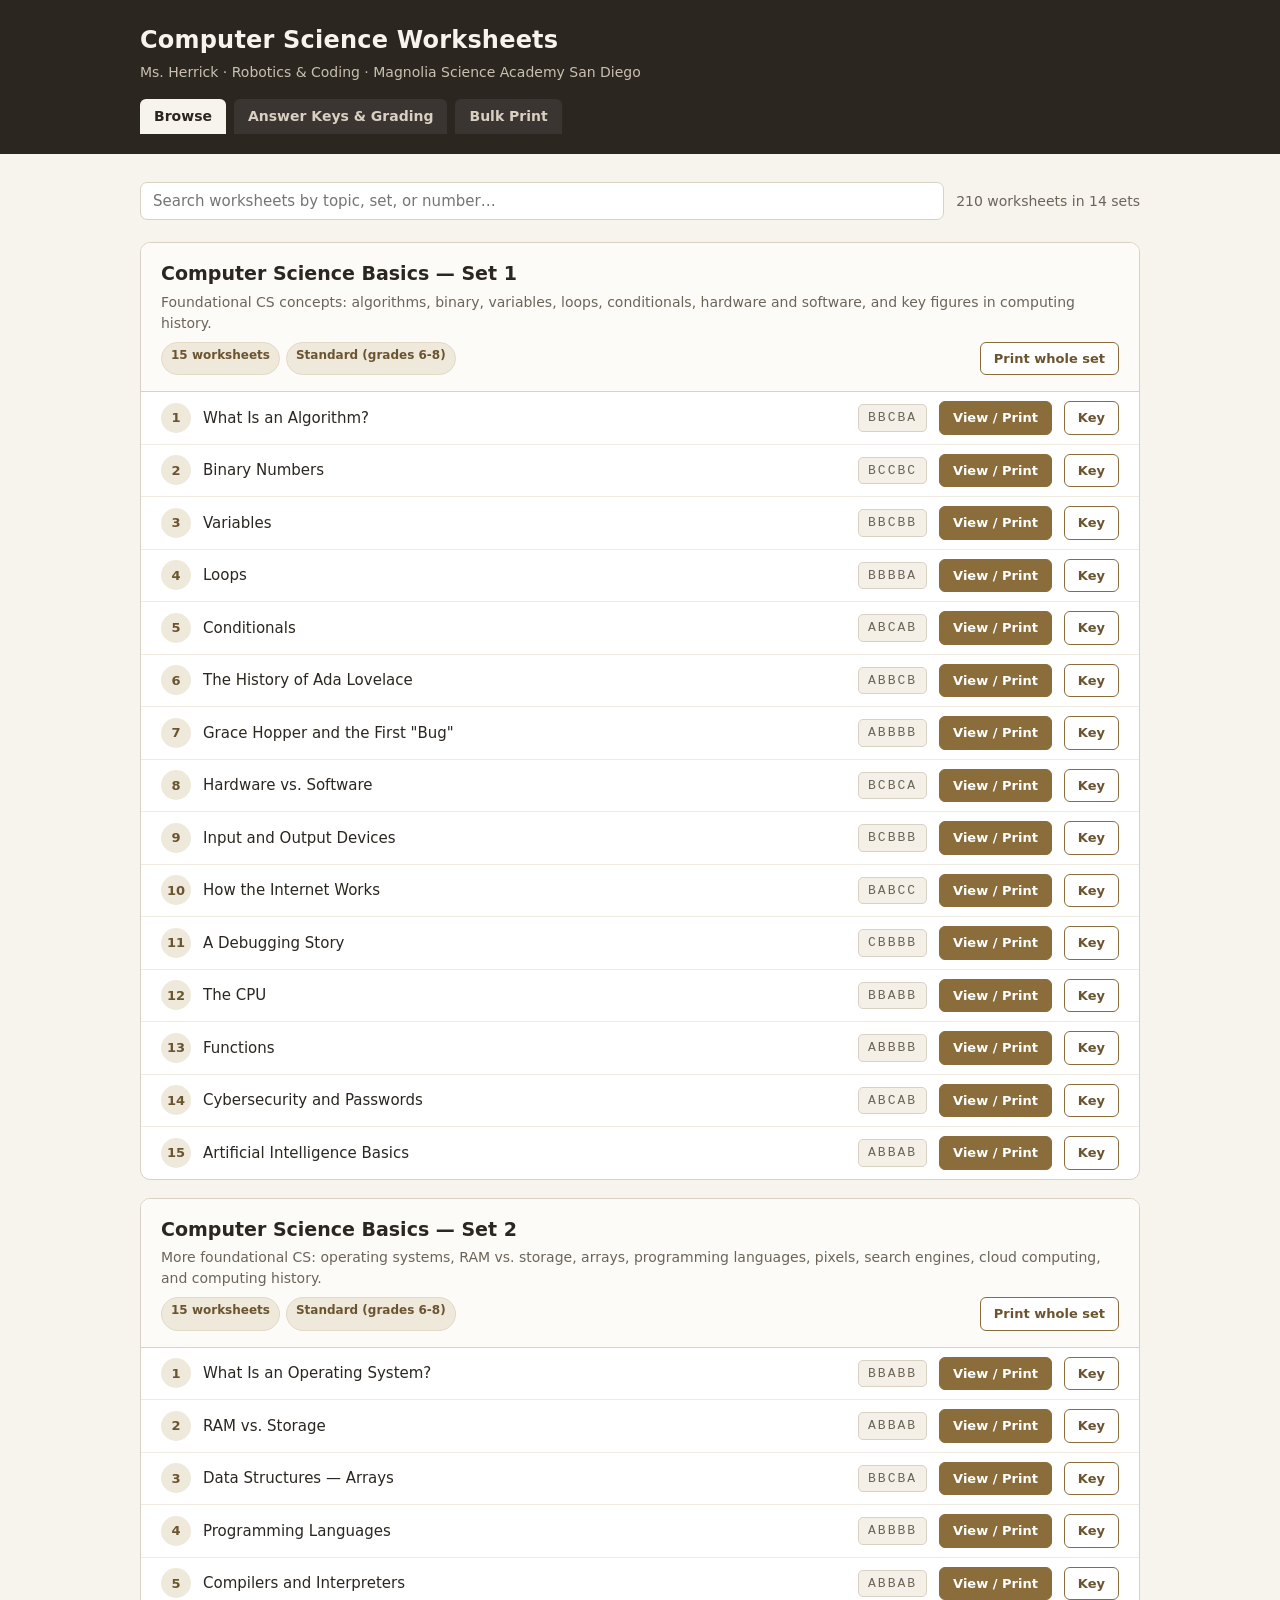
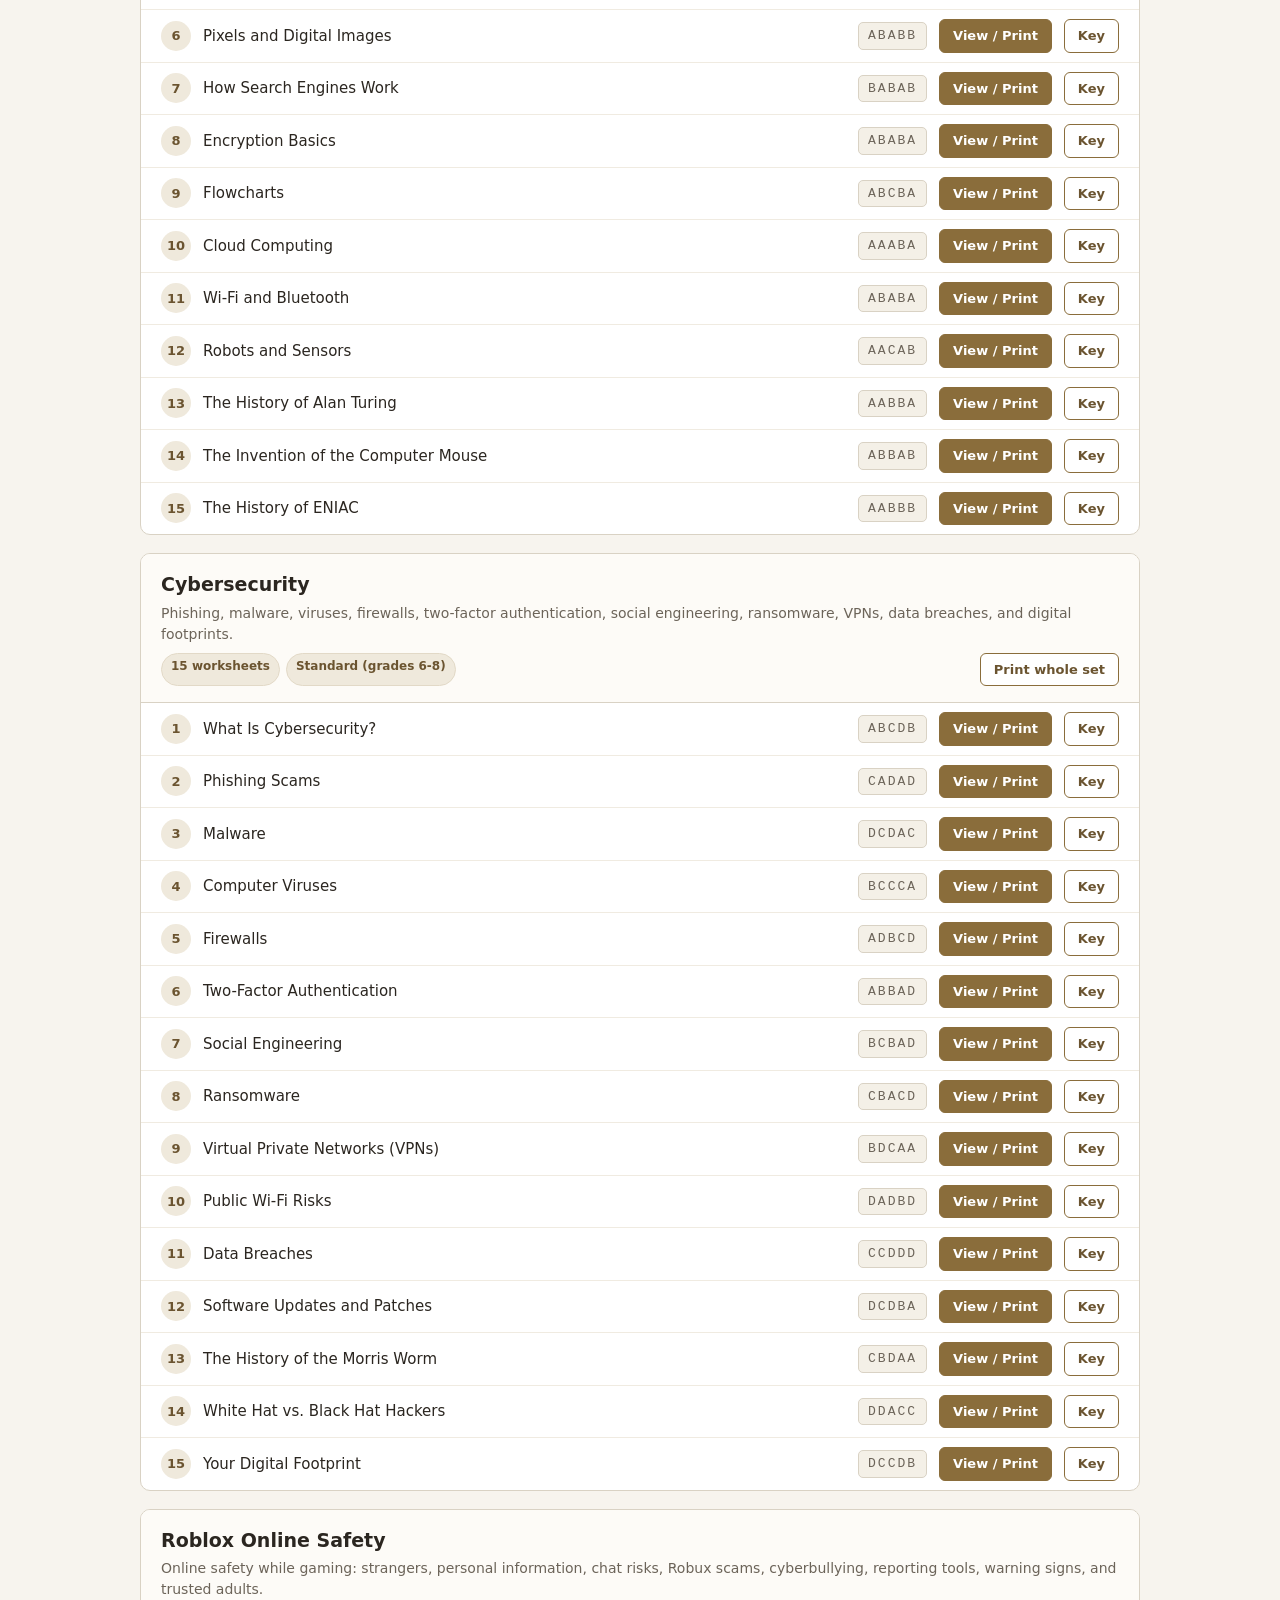
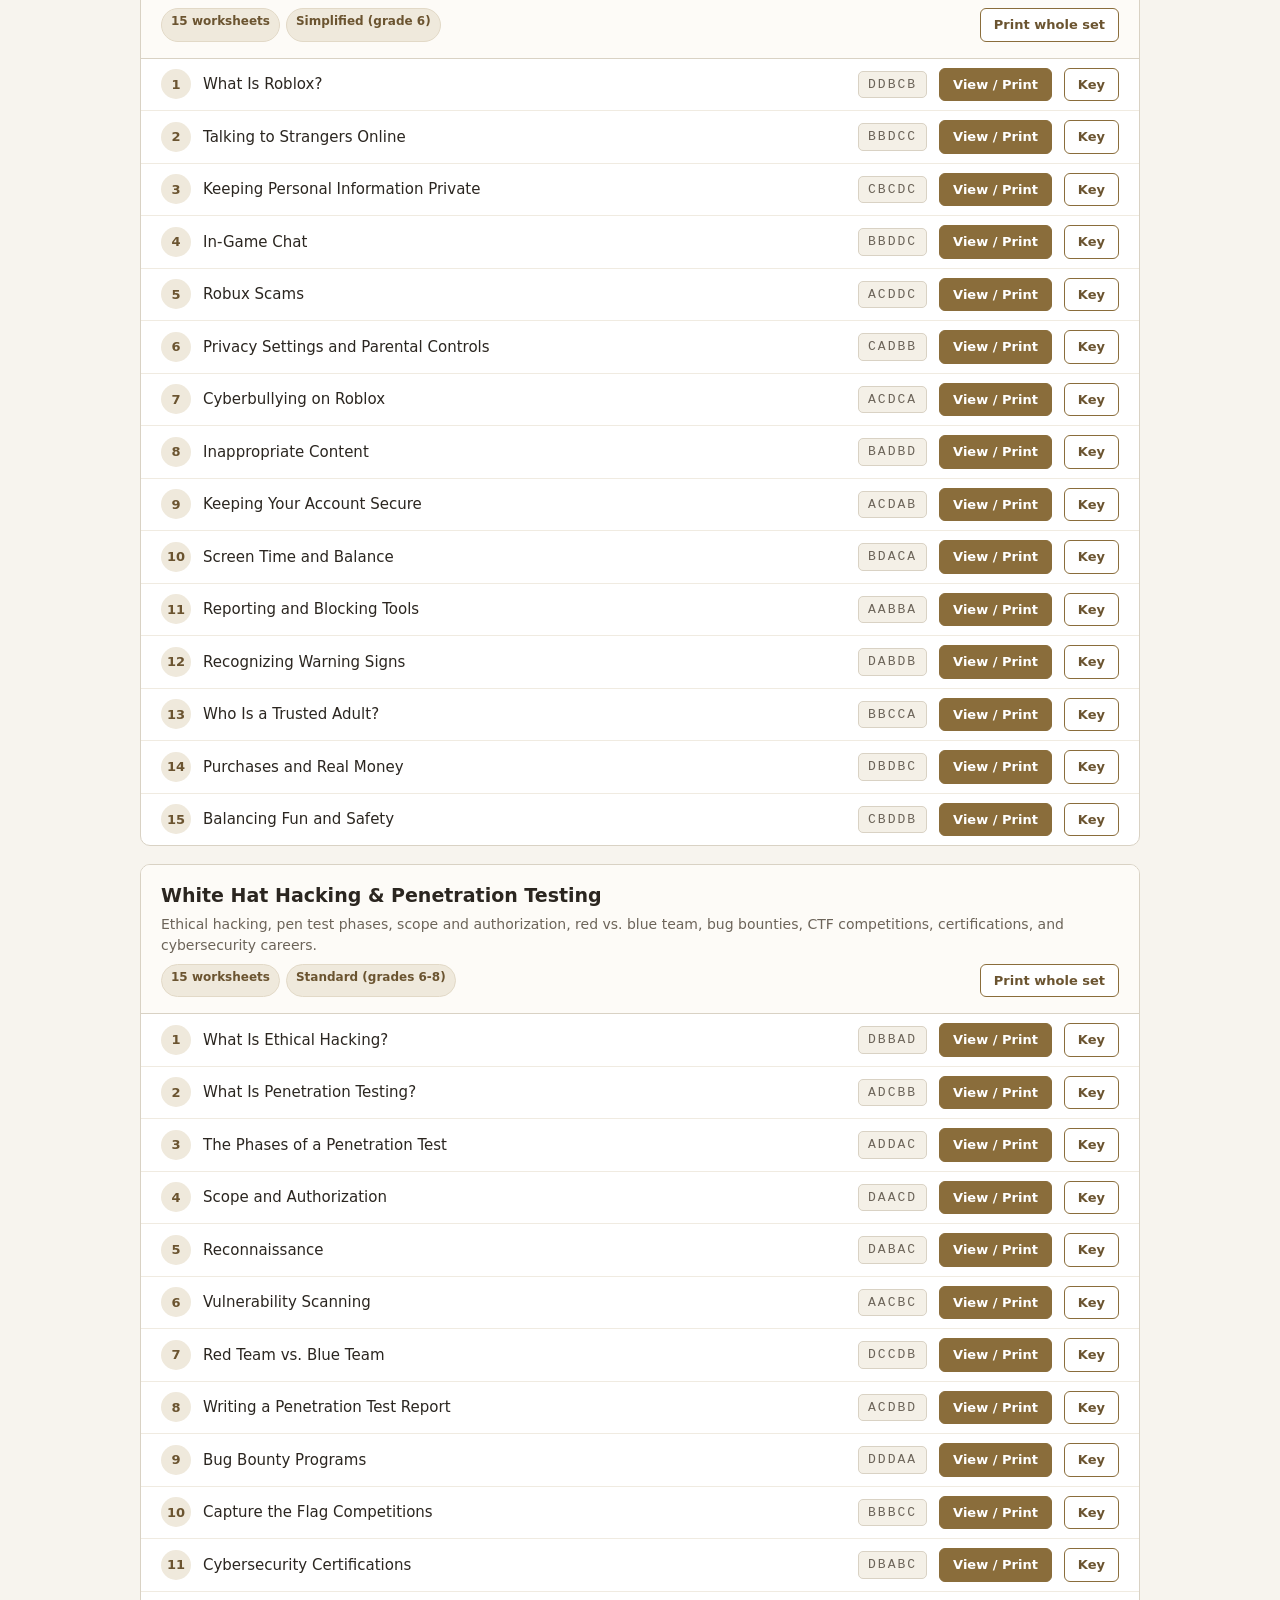
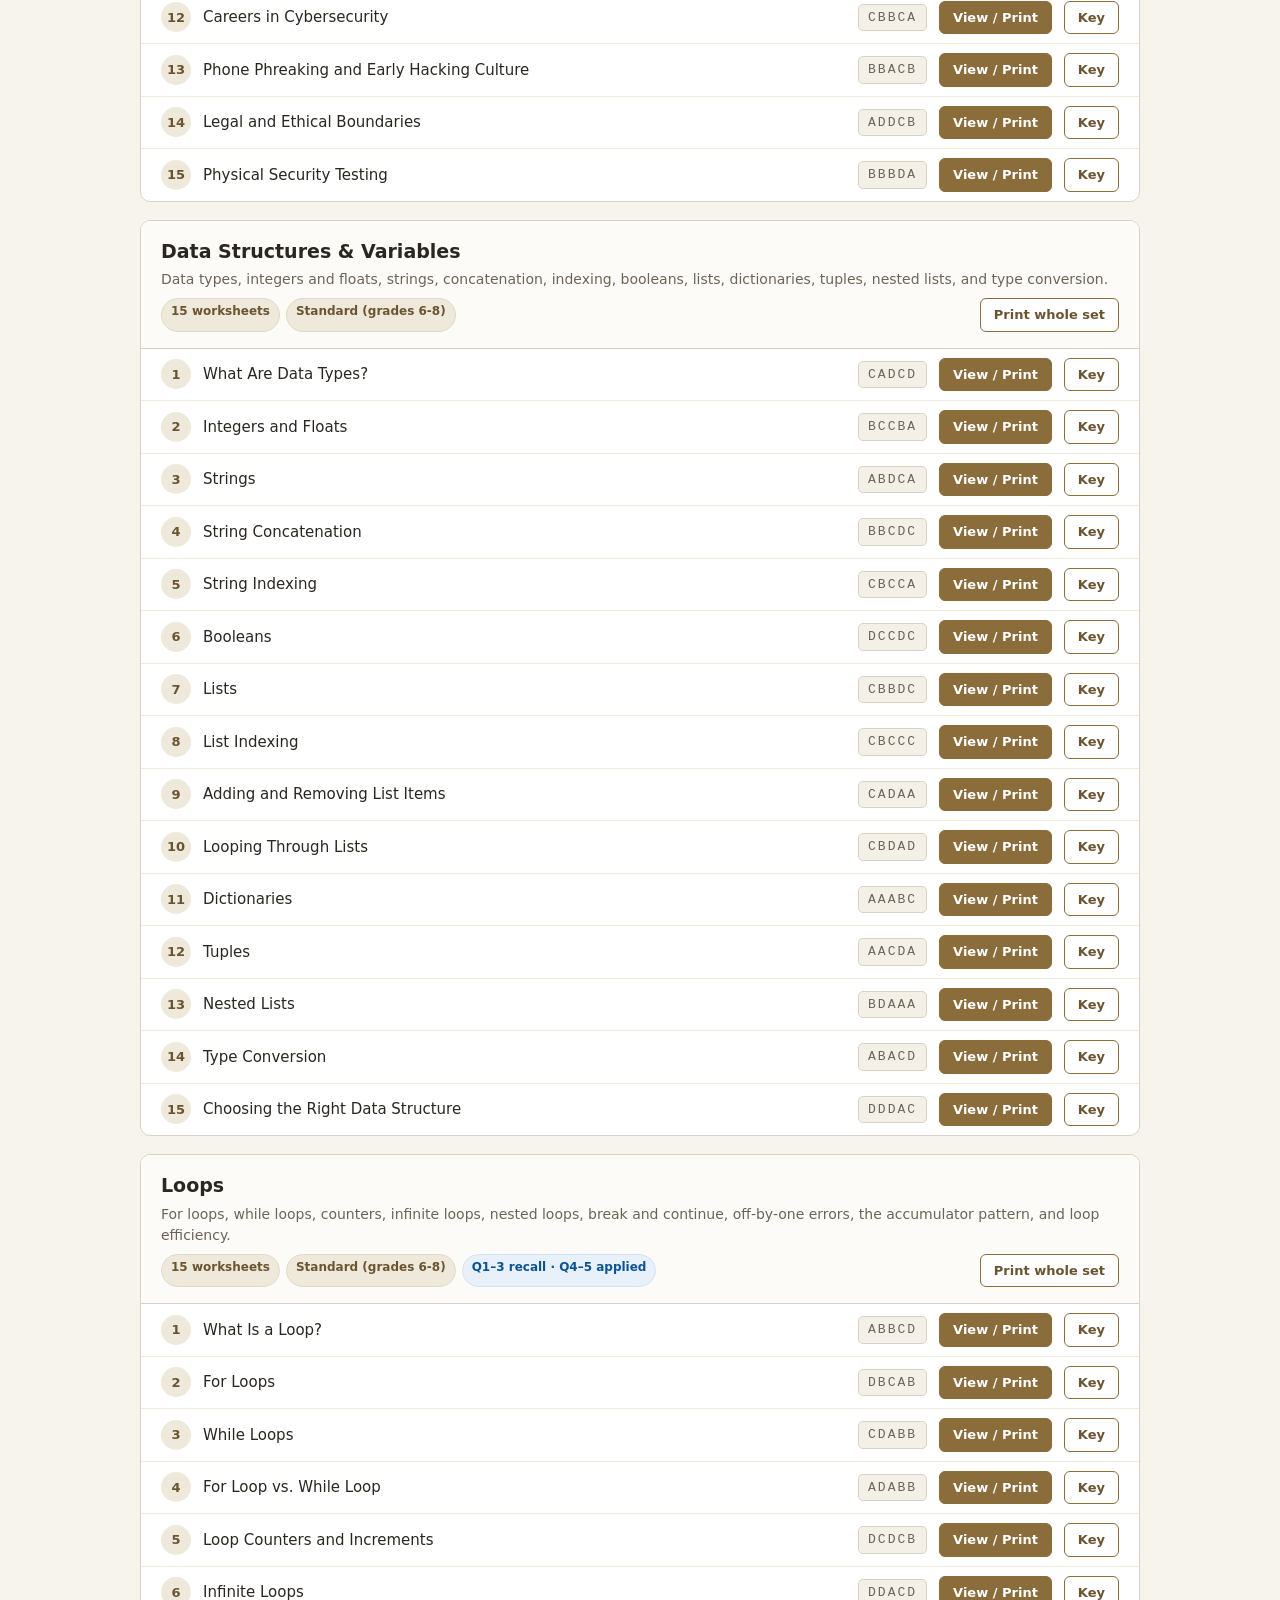
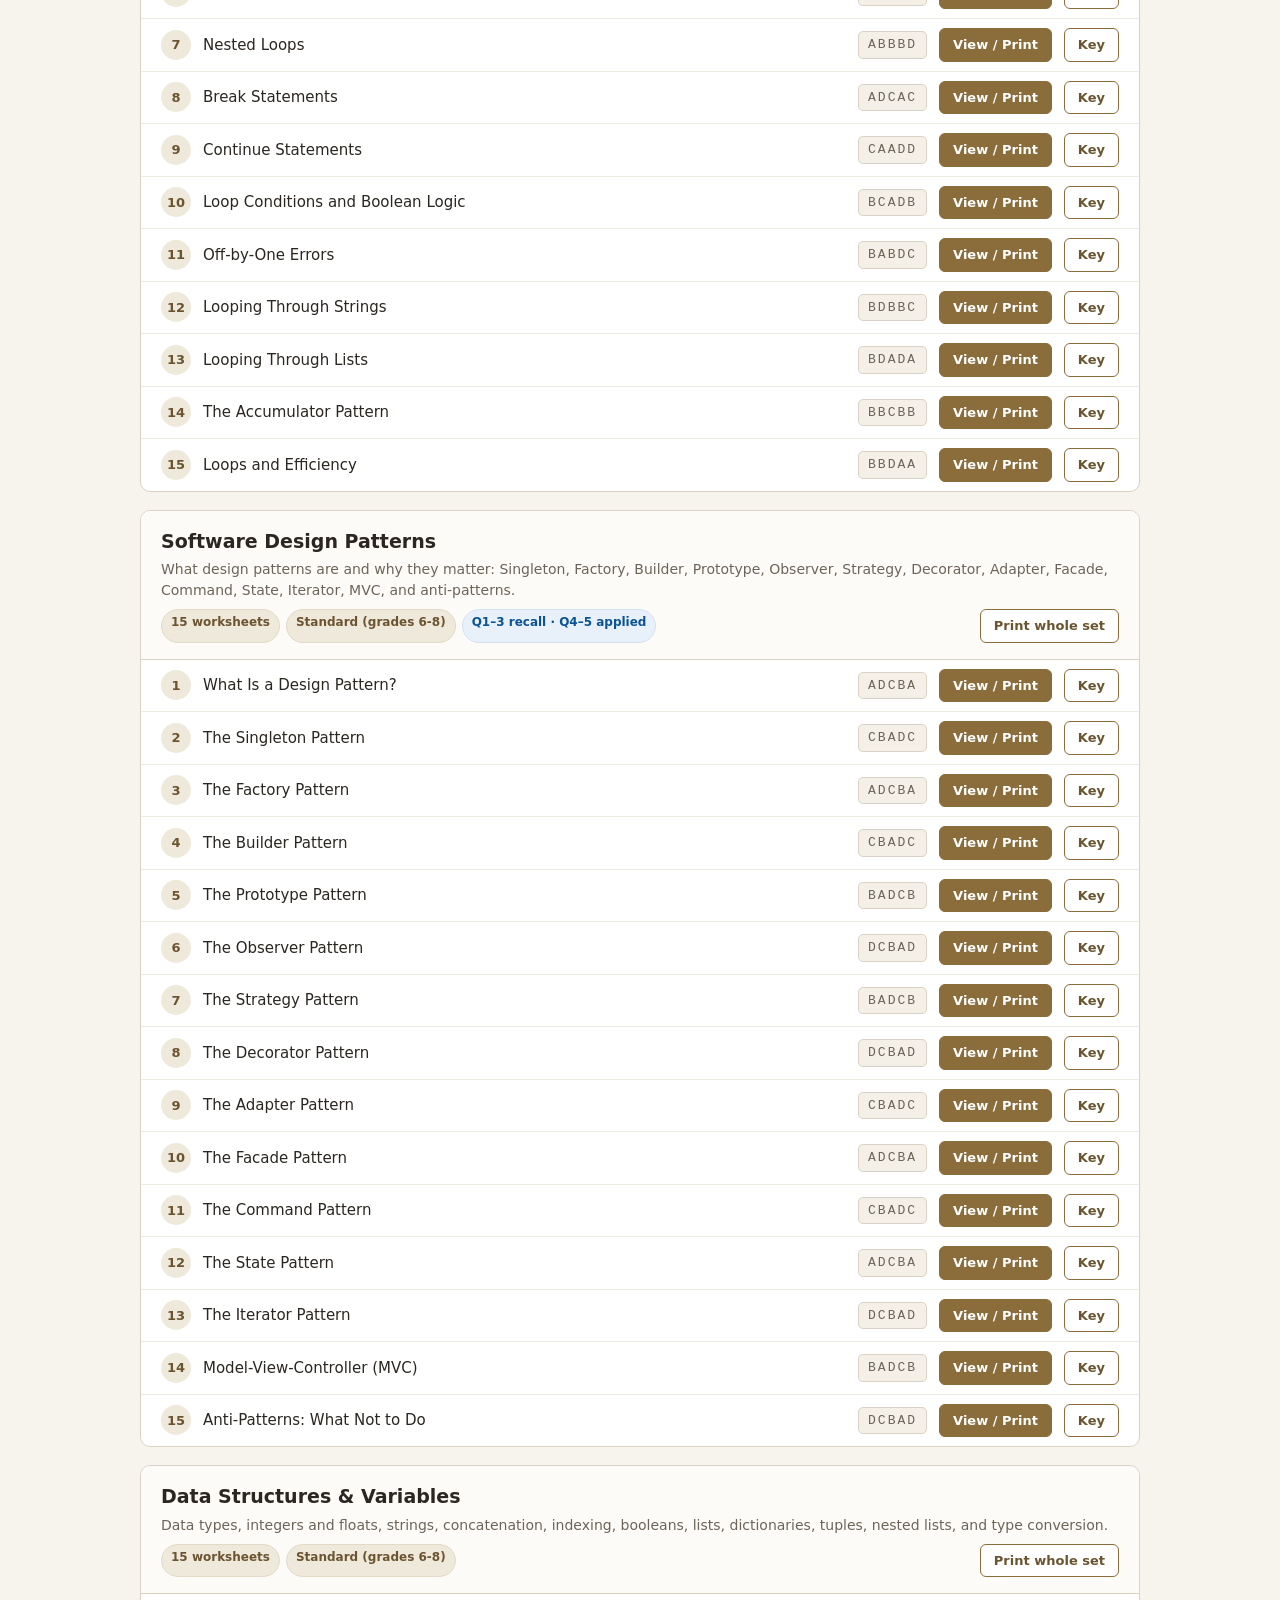
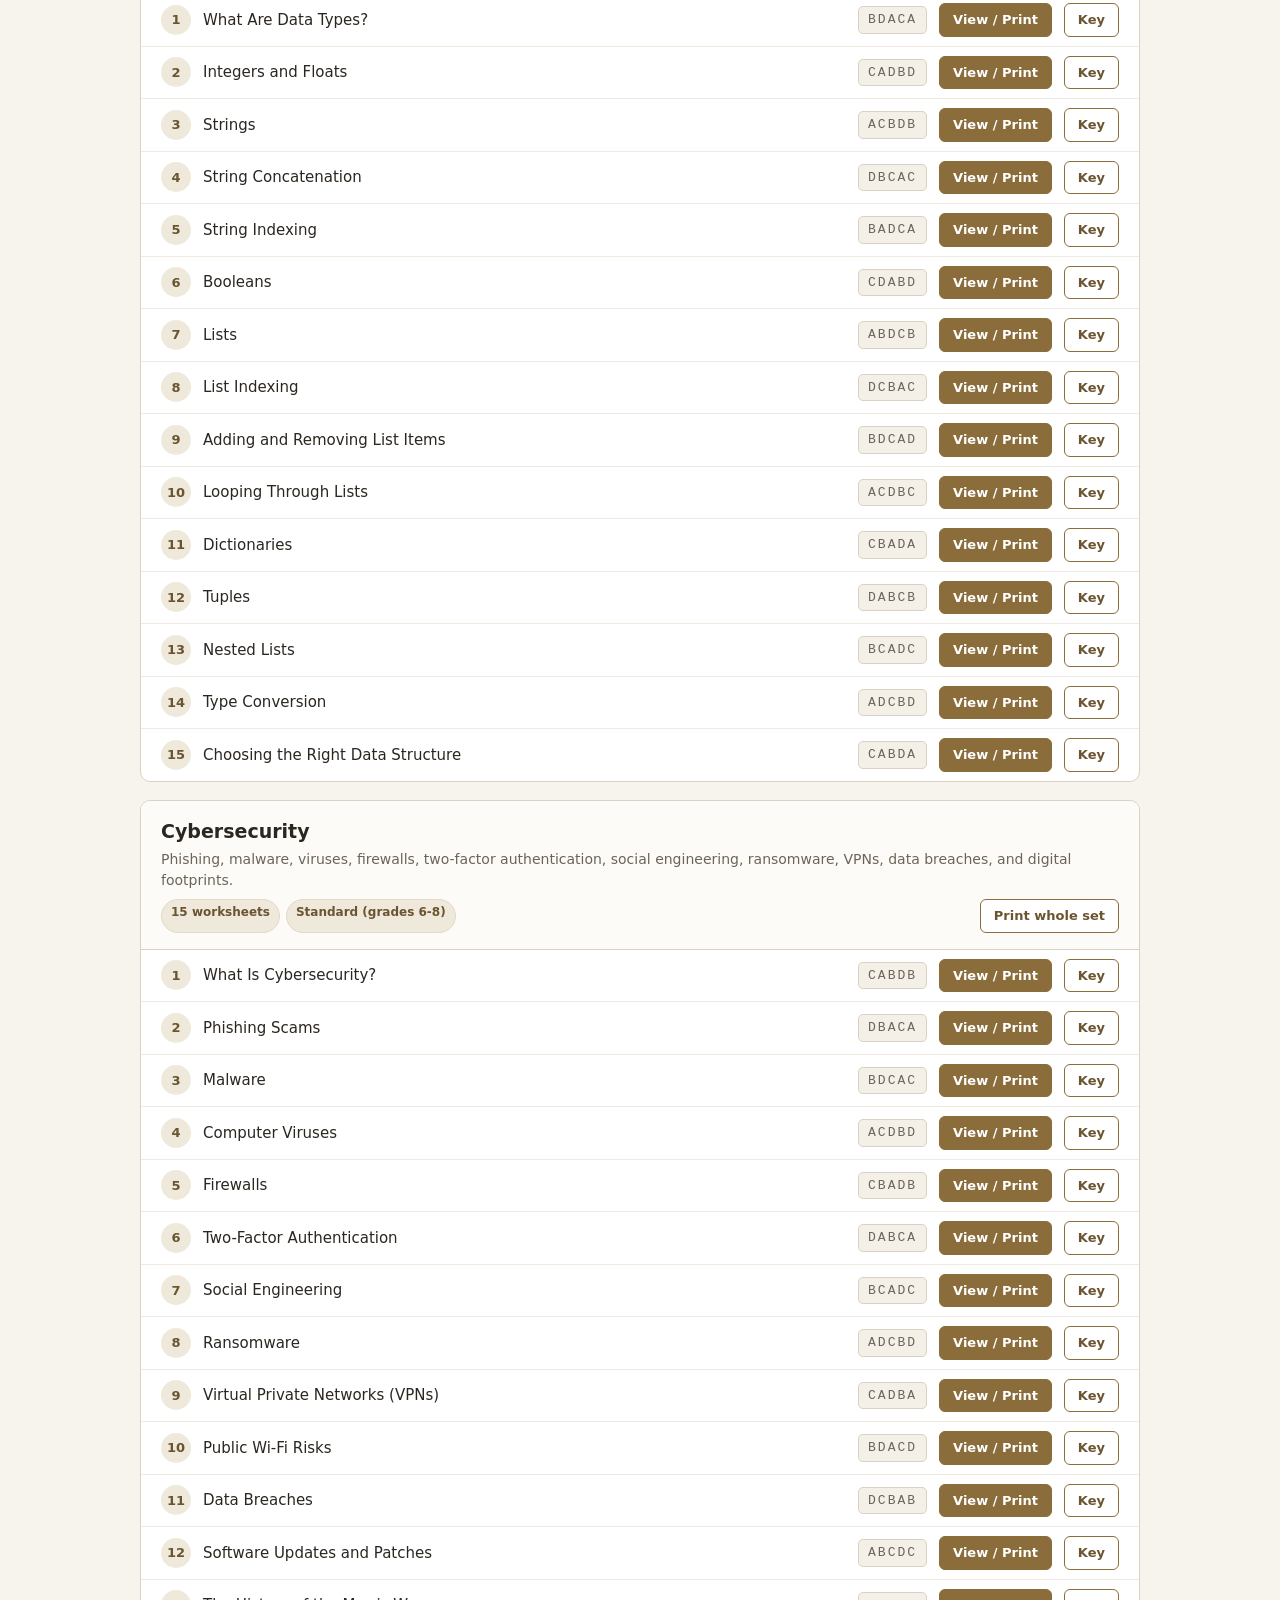
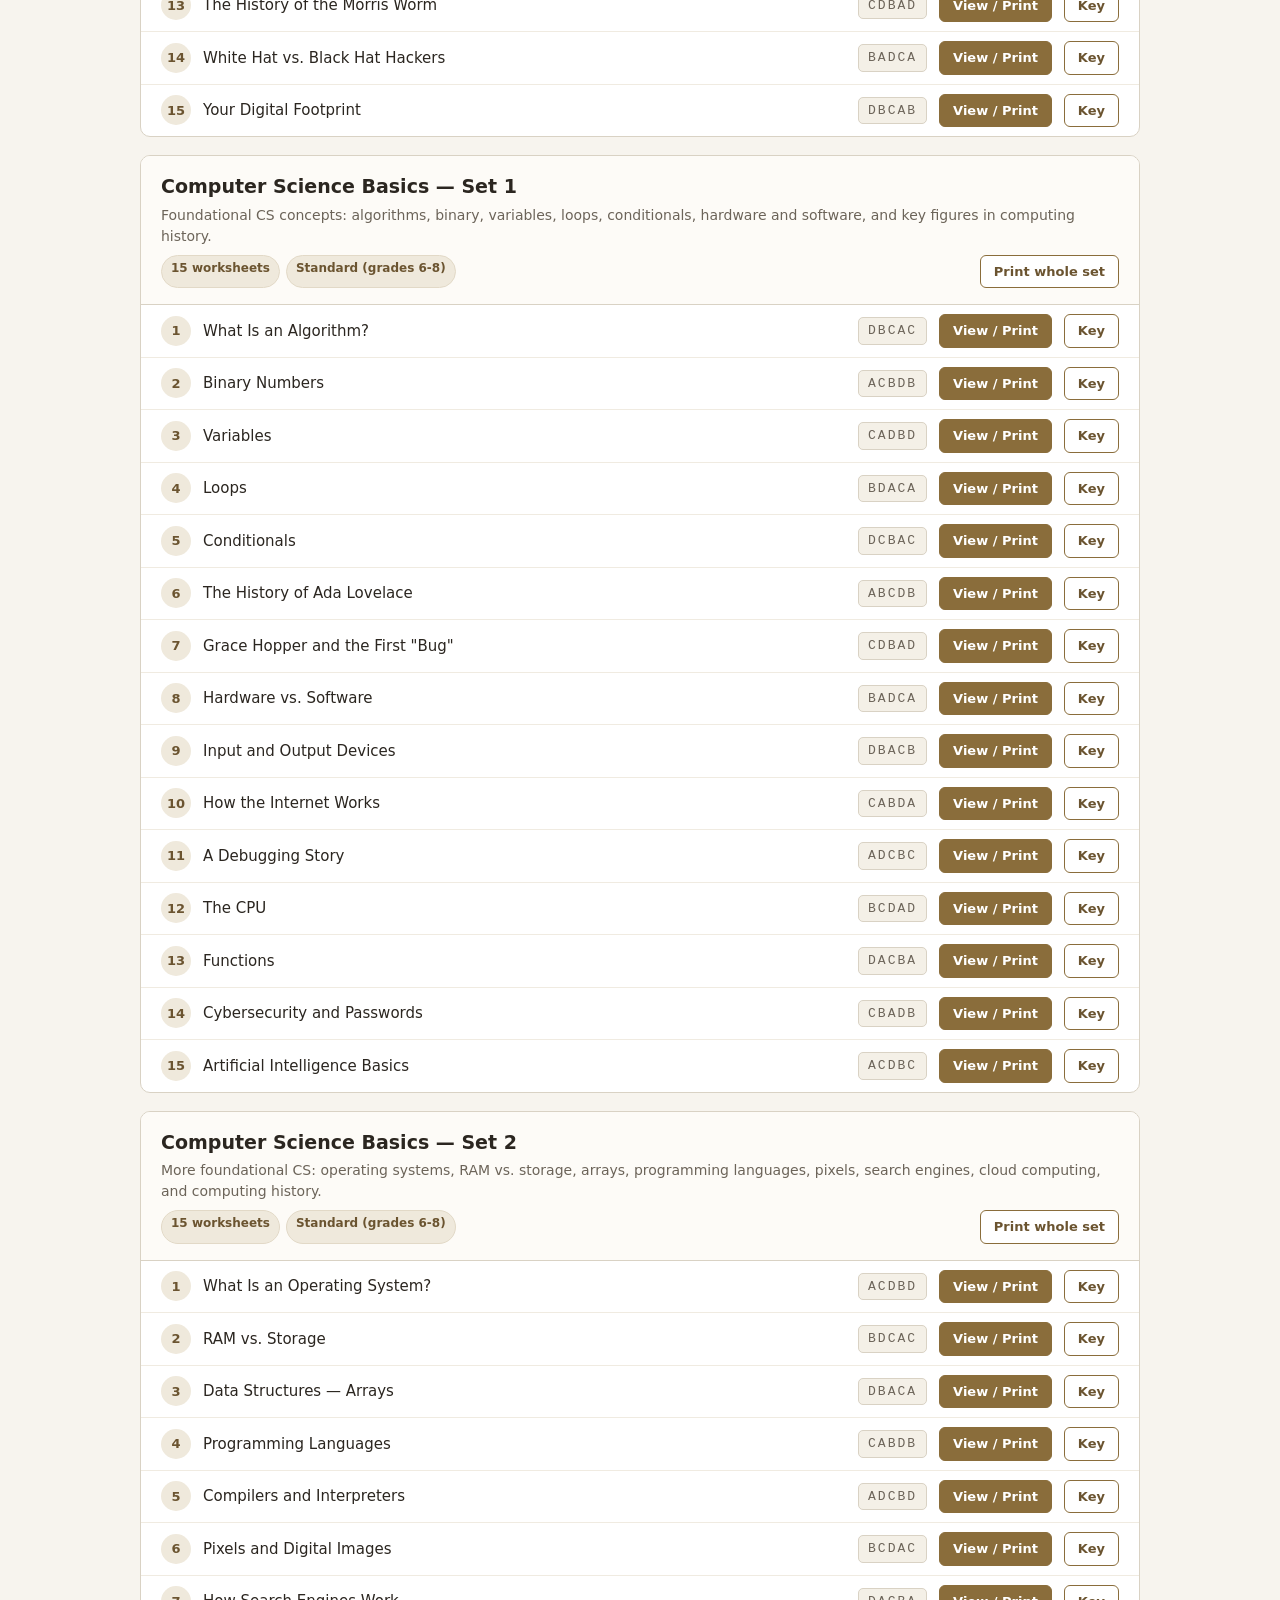
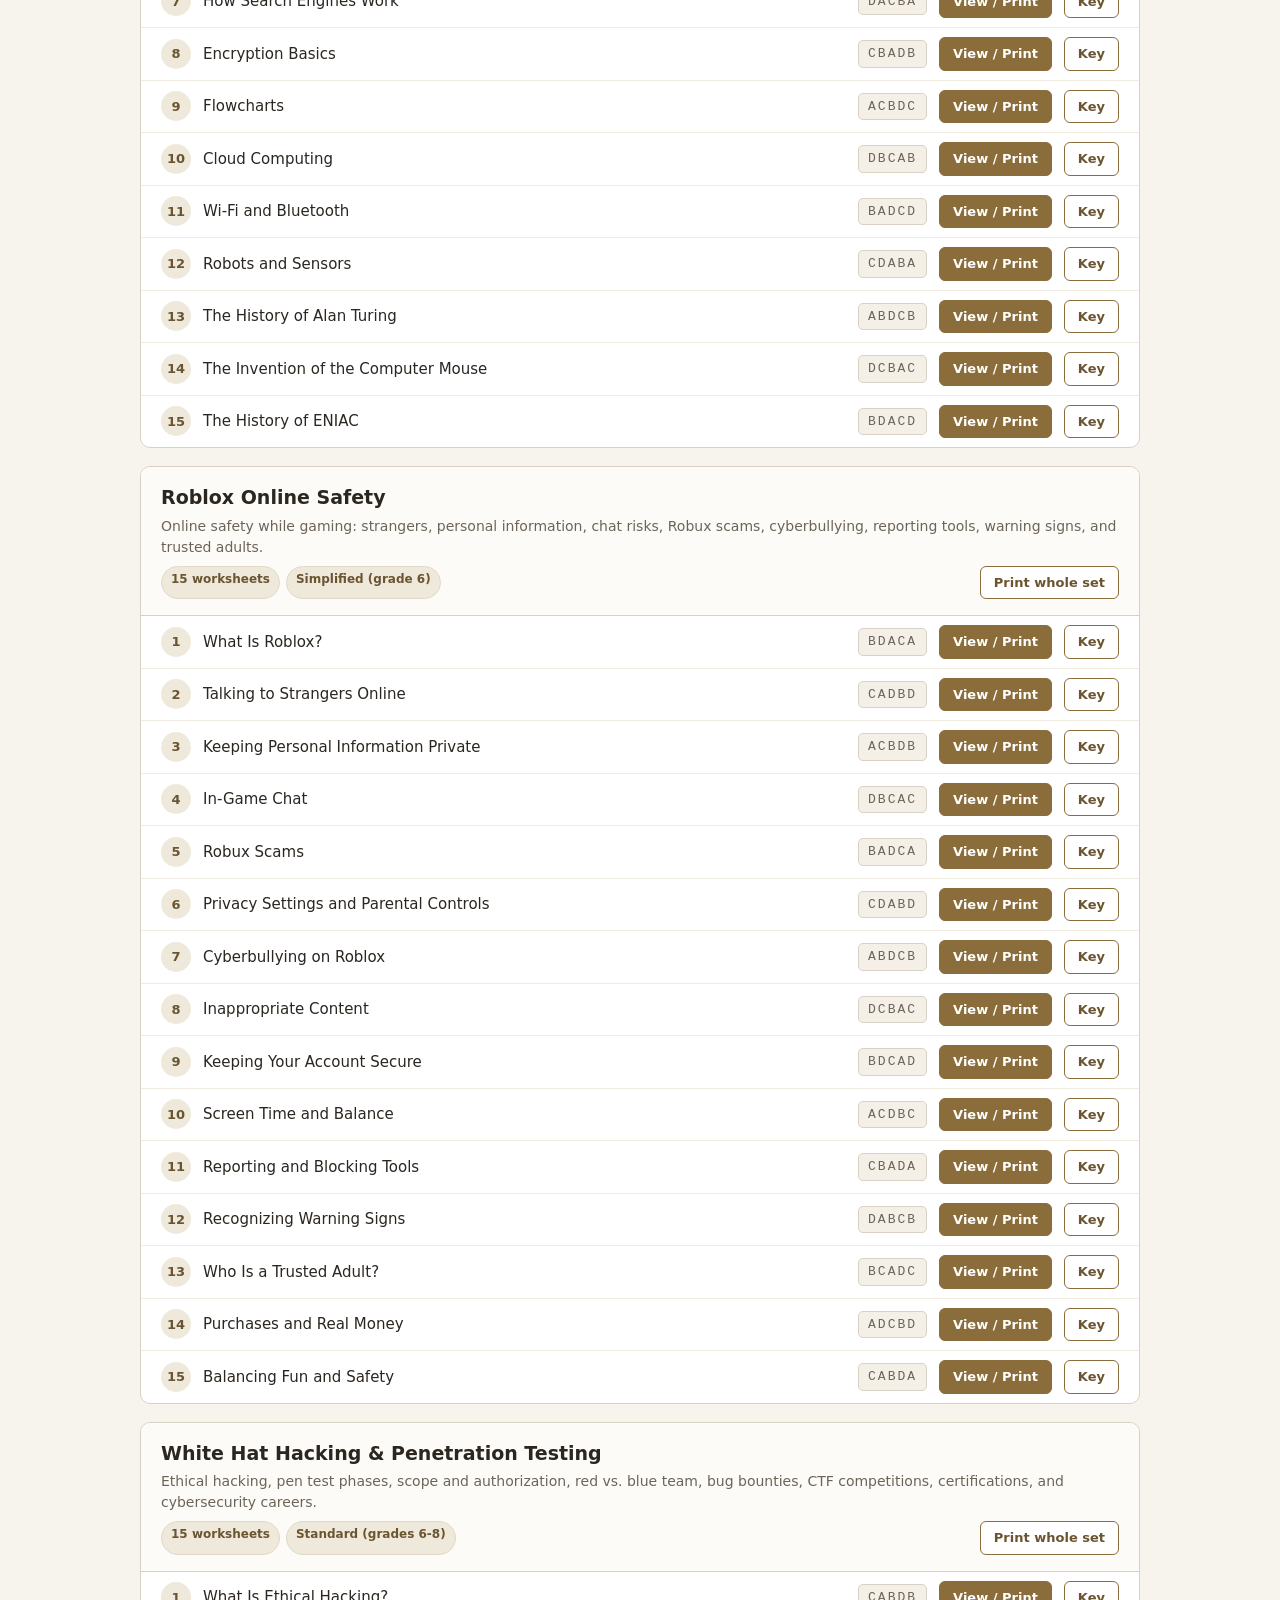
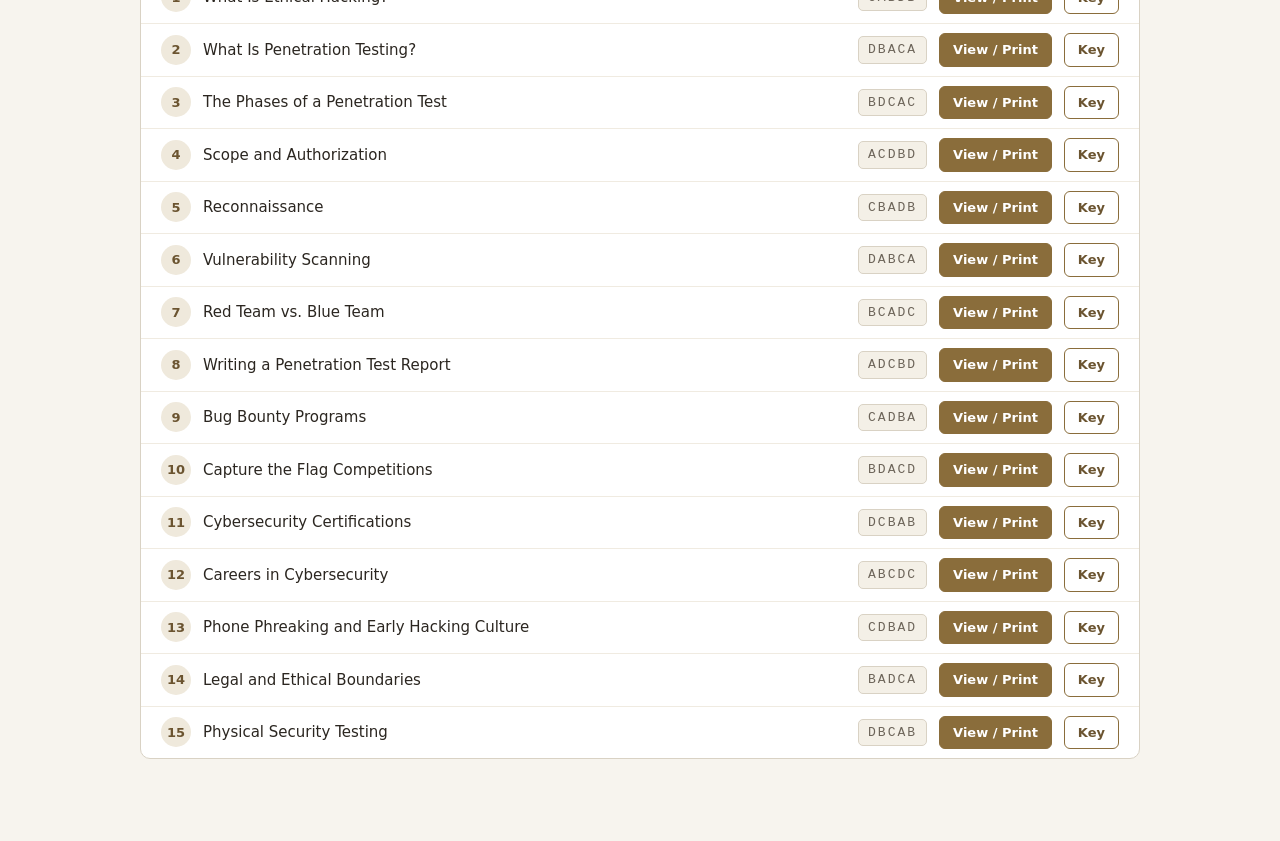
<file: index.html>
<!DOCTYPE html>
<html lang="en">
<head>
<meta charset="utf-8">
<meta name="viewport" content="width=device-width, initial-scale=1">
<title>CS Worksheets — Ms. Herrick</title>
<link rel="stylesheet" href="assets/site.css">
</head>
<body>

<header class="site">
  <div class="wrap">
    <h1>Computer Science Worksheets</h1>
    <p>Ms. Herrick &middot; Robotics &amp; Coding &middot; Magnolia Science Academy San Diego</p>
    <nav class="tabs">
      <a href="index.html" class="active">Browse</a>
      <a href="answers.html">Answer Keys &amp; Grading</a>
      <a href="select.html">Bulk Print</a>
      <a href="https://github.com/" id="repo-link" hidden>Repo</a>
    </nav>
  </div>
</header>

<div class="wrap">

  <div class="toolbar">
    <input type="search" id="search" placeholder="Search worksheets by topic, set, or number&hellip;" autocomplete="off">
    <span class="count" id="count"></span>
  </div>

  <div id="sets"><div class="empty">Loading worksheets&hellip;</div></div>

</div>

<script src="assets/common.js"></script>
<script>
let MANIFEST = null;

function sheetRow(set, w) {
  return '' +
    '<li data-search="' + escapeHTML((w.topic + ' ' + set.title + ' ' + w.number).toLowerCase()) + '">' +
      '<span class="num">' + w.number + '</span>' +
      '<span class="topic">' + escapeHTML(w.topic) + '</span>' +
      '<span class="keychip" title="Answer key">' + escapeHTML(w.answerKey) + '</span>' +
      '<a class="btn solid" href="worksheet.html?id=' + encodeURIComponent(w.id) + '">View / Print</a>' +
      '<a class="btn" href="answers.html?id=' + encodeURIComponent(w.id) + '">Key</a>' +
    '</li>';
}

function setCard(set) {
  const badges =
    '<span class="badge">' + set.count + ' worksheets</span>' +
    '<span class="badge">' + escapeHTML(set.readingLevel) + '</span>' +
    (set.tiered ? '<span class="badge tiered">Q1&ndash;3 recall &middot; Q4&ndash;5 applied</span>' : '');

  return '' +
    '<section class="set" data-set="' + set.id + '">' +
      '<div class="set-head">' +
        '<h2>' + escapeHTML(set.title) + '</h2>' +
        '<p>' + escapeHTML(set.description) + '</p>' +
        '<div class="badges">' + badges +
          '<a class="btn" style="margin-left:auto" href="worksheet.html?set=' + encodeURIComponent(set.id) + '">Print whole set</a>' +
        '</div>' +
      '</div>' +
      '<ul class="sheets">' + set.worksheets.map(function (w) { return sheetRow(set, w); }).join('') + '</ul>' +
    '</section>';
}

function render() {
  document.getElementById('sets').innerHTML = MANIFEST.sets.map(setCard).join('');
  document.getElementById('count').textContent =
    MANIFEST.totalWorksheets + ' worksheets in ' + MANIFEST.totalSets + ' sets';
}

function filter(term) {
  term = term.trim().toLowerCase();
  let visible = 0;
  document.querySelectorAll('section.set').forEach(function (sec) {
    let shown = 0;
    sec.querySelectorAll('ul.sheets li').forEach(function (li) {
      const hit = !term || li.dataset.search.indexOf(term) !== -1;
      li.hidden = !hit;
      if (hit) shown++;
    });
    sec.hidden = shown === 0;
    visible += shown;
  });
  document.getElementById('count').textContent = term
    ? visible + ' matching worksheet' + (visible === 1 ? '' : 's')
    : MANIFEST.totalWorksheets + ' worksheets in ' + MANIFEST.totalSets + ' sets';
}

document.getElementById('search').addEventListener('input', function (e) {
  filter(e.target.value);
});

loadManifest().then(function (m) {
  MANIFEST = m;
  render();
}).catch(function (err) {
  showLoadError(document.getElementById('sets'), err);
});
</script>

</body>
</html>
</file>
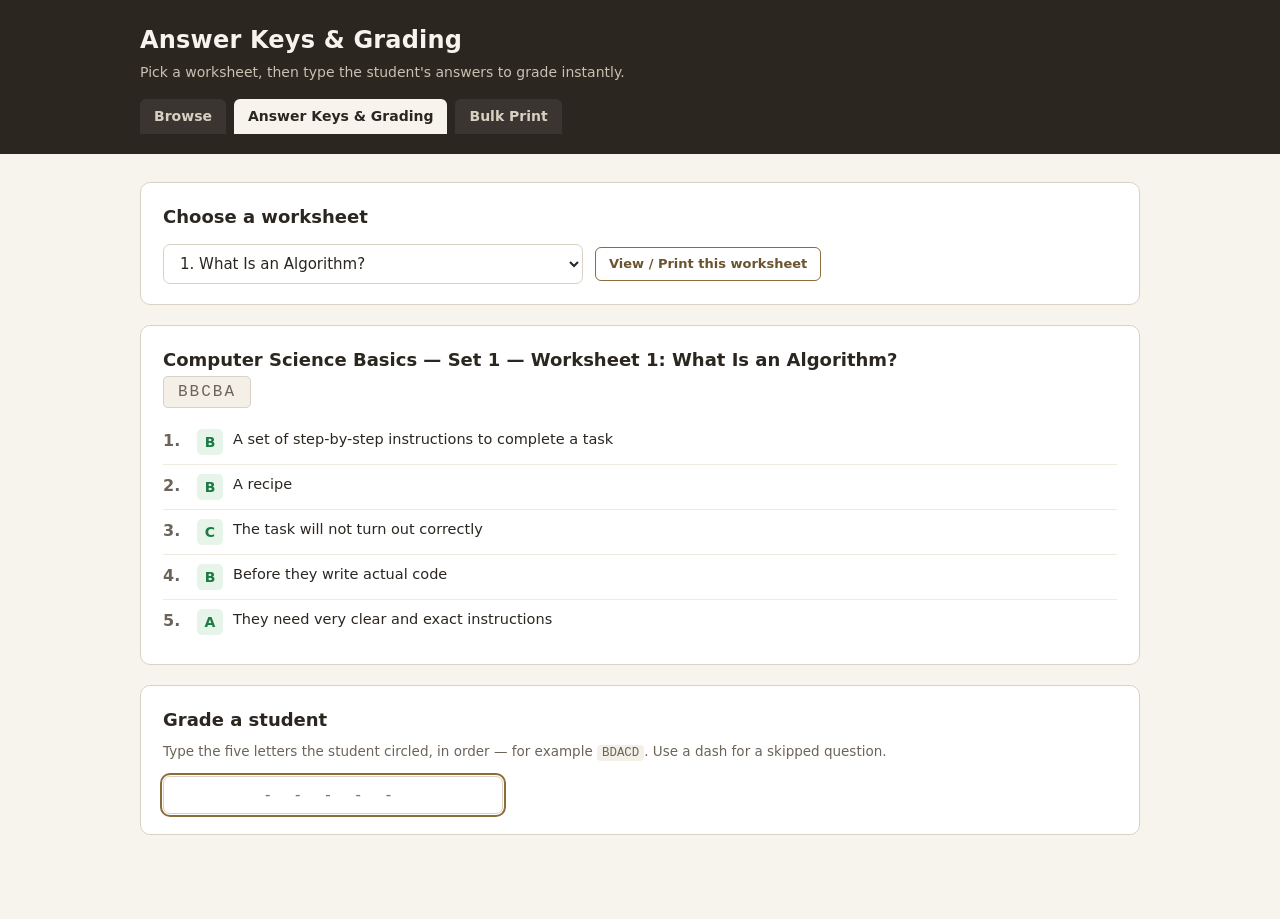
<file: answers.html>
<!DOCTYPE html>
<html lang="en">
<head>
<meta charset="utf-8">
<meta name="viewport" content="width=device-width, initial-scale=1">
<title>Answer Keys &amp; Grading — CS Worksheets</title>
<link rel="stylesheet" href="assets/site.css">
</head>
<body>

<header class="site">
  <div class="wrap">
    <h1>Answer Keys &amp; Grading</h1>
    <p>Pick a worksheet, then type the student's answers to grade instantly.</p>
    <nav class="tabs">
      <a href="index.html">Browse</a>
      <a href="answers.html" class="active">Answer Keys &amp; Grading</a>
      <a href="select.html">Bulk Print</a>
    </nav>
  </div>
</header>

<div class="wrap">

  <div class="panel">
    <h2>Choose a worksheet</h2>
    <div class="toolbar" style="margin-bottom:0">
      <select id="picker"><option>Loading&hellip;</option></select>
      <a class="btn" id="viewlink" href="#" hidden>View / Print this worksheet</a>
    </div>
  </div>

  <div id="body"></div>

</div>

<script src="assets/common.js"></script>
<script>
let MANIFEST = null;
let CURRENT = null;

function buildPicker() {
  const sel = document.getElementById('picker');
  sel.innerHTML = '';
  MANIFEST.sets.forEach(function (set) {
    const group = document.createElement('optgroup');
    group.label = set.title;
    set.worksheets.forEach(function (w) {
      const opt = document.createElement('option');
      opt.value = w.id;
      opt.textContent = w.number + '. ' + w.topic;
      group.appendChild(opt);
    });
    sel.appendChild(group);
  });
}

function gradePanel() {
  return '' +
    '<div class="panel">' +
      '<h2>Grade a student</h2>' +
      '<p class="hint" style="margin-top:-6px">Type the five letters the student circled, in order &mdash; for example <code>BDACD</code>. Use a dash for a skipped question.</p>' +
      '<input type="text" id="entry" class="checker-input" maxlength="5" placeholder="- - - - -" autocomplete="off" spellcheck="false">' +
      '<div id="result"></div>' +
    '</div>';
}

function keyPanel(ws) {
  const rows = ws.questions.map(function (q, i) {
    return '' +
      '<div class="keyrow">' +
        '<span class="qn">' + (i + 1) + '.</span>' +
        '<span class="letter">' + correctLetter(q) + '</span>' +
        '<span class="atext">' + escapeHTML(q.correct) + '</span>' +
      '</div>';
  }).join('');

  return '' +
    '<div class="panel">' +
      '<h2>' + escapeHTML(ws.setTitle) + ' &mdash; ' + escapeHTML(ws.title) + '</h2>' +
      '<p style="margin:-8px 0 16px"><span class="keychip" style="font-size:16px;padding:6px 14px">' +
        answerKeyString(ws) + '</span></p>' +
      rows +
    '</div>';
}

function renderResult() {
  const box = document.getElementById('result');
  const raw = document.getElementById('entry').value.toUpperCase().replace(/[^A-D-]/g, '');
  document.getElementById('entry').value = raw;

  if (!raw) { box.innerHTML = ''; return; }

  const key = CURRENT.questions.map(correctLetter);
  const marks = [];
  let correct = 0;

  for (let i = 0; i < 5; i++) {
    const given = raw[i] || '';
    if (!given || given === '-') {
      marks.push('<div class="mark blank" title="Question ' + (i + 1) + ' — no answer">&ndash;</div>');
    } else if (given === key[i]) {
      correct++;
      marks.push('<div class="mark right" title="Question ' + (i + 1) + ' — correct">' + given + '</div>');
    } else {
      marks.push('<div class="mark wrong" title="Question ' + (i + 1) + ' — incorrect">' + given + '</div>');
    }
  }

  const pct = Math.round((correct / 5) * 100);
  const pass = pct >= 80;

  const rows = CURRENT.questions.map(function (q, i) {
    const given = raw[i] || '';
    const blank = !given || given === '-';
    const right = !blank && given === key[i];
    const tag = right
      ? '<span class="tag right">' + given + ' &check;</span>'
      : '<span class="tag wrong">' + (blank ? '&ndash;' : given) + ' &times;</span>';
    const detail = right
      ? escapeHTML(q.correct)
      : 'Correct answer: <strong>' + key[i] + '</strong> &mdash; ' + escapeHTML(q.correct);
    return '' +
      '<div class="result-row">' +
        '<span class="qn" style="flex:none;width:24px;font-weight:700;color:var(--muted)">' + (i + 1) + '.</span>' +
        tag +
        '<span style="flex:1">' + detail + '</span>' +
      '</div>';
  }).join('');

  box.innerHTML = '' +
    '<div class="marks">' + marks.join('') + '</div>' +
    '<div class="big-score ' + (pass ? 'pass' : 'fail') + '">' + correct + ' / 5</div>' +
    '<div class="pct">' + pct + '%' + (pass ? '' : ' — below 80%, eligible for a retake') + '</div>' +
    '<div class="result-list">' + rows + '</div>';
}

async function select(id) {
  const entry = allWorksheets(MANIFEST).find(function (w) { return w.id === id; });
  if (!entry) return;

  document.getElementById('picker').value = id;
  const link = document.getElementById('viewlink');
  link.href = 'worksheet.html?id=' + encodeURIComponent(id);
  link.hidden = false;

  const url = new URL(window.location);
  url.searchParams.set('id', id);
  history.replaceState(null, '', url);

  CURRENT = await loadWorksheet(entry);
  document.getElementById('body').innerHTML = keyPanel(CURRENT) + gradePanel();
  const input = document.getElementById('entry');
  input.addEventListener('input', renderResult);
  input.focus();
}

document.getElementById('picker').addEventListener('change', function (e) {
  select(e.target.value);
});

loadManifest().then(function (m) {
  MANIFEST = m;
  buildPicker();
  const wanted = new URLSearchParams(window.location.search).get('id');
  const list = allWorksheets(m);
  const start = (wanted && list.some(function (w) { return w.id === wanted; })) ? wanted : list[0].id;
  return select(start);
}).catch(function (err) {
  showLoadError(document.getElementById('body'), err);
});
</script>

</body>
</html>
</file>
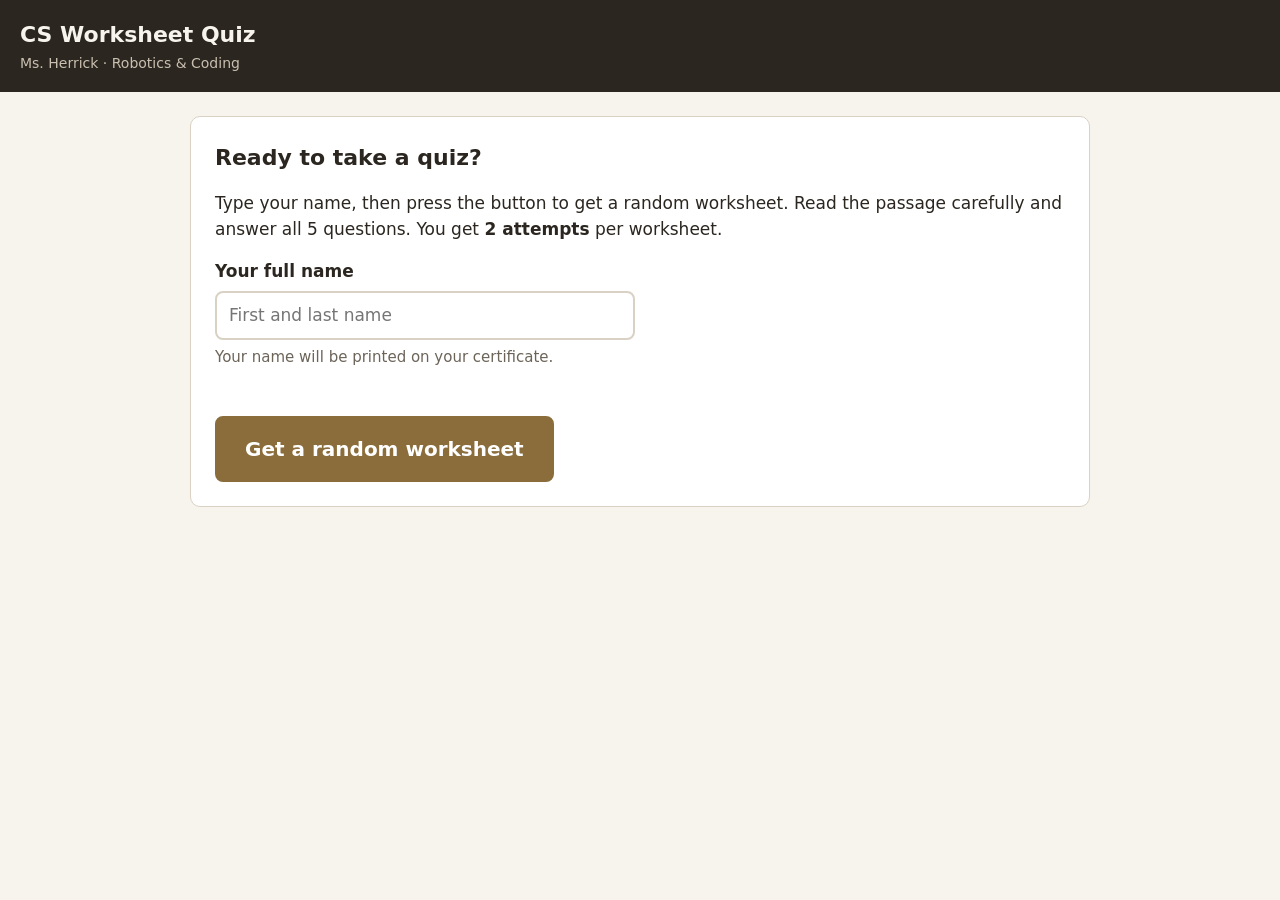
<file: quiz.html>
<!DOCTYPE html>
<html lang="en">
<head>
<meta charset="utf-8">
<meta name="viewport" content="width=device-width, initial-scale=1">
<meta name="robots" content="noindex, nofollow">
<title>CS Worksheet Quiz</title>
<style>
:root {
  --ink: #2b2620;
  --cream: #f7f4ee;
  --paper: #ffffff;
  --accent: #8a6d3b;
  --accent-dark: #6b5430;
  --rule: #d9d2c4;
  --muted: #6c6459;
  --ok: #1c7a43;
  --ok-bg: #e6f4ea;
  --bad: #b00020;
  --bad-bg: #fdeaec;
}
* { box-sizing: border-box; }
body {
  margin: 0;
  background: var(--cream);
  color: var(--ink);
  font-family: Calibri, "Segoe UI", Roboto, system-ui, sans-serif;
  font-size: 17px;
  line-height: 1.5;
}
header {
  background: var(--ink);
  color: var(--cream);
  padding: 18px 20px;
}
header h1 { margin: 0; font-size: 22px; }
header p { margin: 2px 0 0; font-size: 14px; color: #c9c0b1; }
main { max-width: 940px; margin: 0 auto; padding: 24px 20px 64px; }
.card {
  background: var(--paper);
  border: 1px solid var(--rule);
  border-radius: 10px;
  padding: 24px;
  margin-bottom: 20px;
}
.card h2 { margin: 0 0 8px; font-size: 22px; }
label { display: block; font-weight: 700; margin-bottom: 6px; }
input[type=text] {
  width: 100%;
  max-width: 420px;
  font: inherit;
  padding: 10px 12px;
  border: 2px solid var(--rule);
  border-radius: 8px;
}
input[type=text]:focus { outline: none; border-color: var(--accent); }
button {
  font: inherit;
  font-weight: 700;
  cursor: pointer;
  border-radius: 8px;
  border: 2px solid var(--accent);
  background: var(--paper);
  color: var(--accent-dark);
  padding: 10px 20px;
}
button.solid { background: var(--accent); color: #fff; }
button.big { font-size: 20px; padding: 16px 28px; }
button:disabled { opacity: .45; cursor: not-allowed; }
.hint { color: var(--muted); font-size: 15px; margin: 6px 0 0; }
.err { color: var(--bad); font-weight: 700; min-height: 1.5em; margin: 8px 0 0; }
[hidden] { display: none !important; }

/* worksheet image: no selecting, dragging, or long-press save */
.noselect, .noselect * {
  -webkit-user-select: none; user-select: none;
  -webkit-touch-callout: none;
}
.sheetimg {
  display: block;
  width: 100%;
  height: auto;
  border: 1px solid var(--rule);
  border-radius: 6px;
  background: #fff;
  -webkit-user-drag: none;
}
.bar { display: flex; flex-wrap: wrap; gap: 12px; align-items: center; justify-content: space-between; margin-bottom: 14px; }
.pill { background: var(--cream); border: 1px solid var(--rule); border-radius: 99px; padding: 4px 14px; font-weight: 700; font-size: 15px; }
.imgwrap { position: relative; }
.imgwrap .hit {
  position: absolute;
  padding: 0;
  margin: 0;
  border: 0;
  border-radius: 6px;
  background: transparent;
  cursor: pointer;
  -webkit-tap-highlight-color: transparent;
}
.imgwrap .hit:hover { background: rgba(138,109,59,.10); }
.imgwrap .hit:focus-visible { outline: 3px solid var(--accent); }
.imgwrap .hit.sel { background: rgba(138,109,59,.16); }
.imgwrap .hit .dot {
  display: none;
  position: absolute;
  left: 0; top: 0;
  aspect-ratio: 1;
  border-radius: 50%;
  border: 2.5px solid var(--accent-dark);
  background: rgba(138,109,59,.28);
}
.imgwrap .hit.sel .dot { display: block; }
.tools {
  position: sticky;
  top: 0;
  z-index: 6;
  display: flex;
  flex-wrap: wrap;
  gap: 8px;
  align-items: center;
  background: var(--paper);
  border-bottom: 2px solid var(--rule);
  padding: 8px 0;
  margin-bottom: 10px;
}
.tools button { padding: 8px 14px; font-size: 16px; }
.tools button.on { background: var(--accent); color: #fff; }
.tools .sep { color: var(--muted); font-size: 14px; margin-left: 4px; }
.imgwrap canvas.marks { position: absolute; pointer-events: none; touch-action: auto; }
.imgwrap canvas.marks.live { pointer-events: auto; touch-action: none; cursor: crosshair; }
.imgwrap .xbtn {
  position: absolute;
  padding: 0;
  margin: 0;
  border: 0;
  border-radius: 50%;
  background: transparent;
  color: #b0a898;
  font-weight: 700;
  line-height: 1;
  display: flex; align-items: center; justify-content: center;
  font-size: clamp(10px, 2.2vw, 17px);
  cursor: pointer;
  z-index: 2;
}
.imgwrap .xbtn:hover { color: var(--bad); background: var(--bad-bg); }
.imgwrap .xbtn.on { color: #fff; background: var(--bad); }
.imgwrap .crossed {
  position: absolute;
  pointer-events: none;
  background: rgba(255,255,255,.62);
}
.imgwrap .crossed::after {
  content: "";
  position: absolute;
  left: 0; right: 0;
  top: var(--ly);
  height: 2px;
  background: var(--bad);
}
.submitbar {
  position: sticky;
  bottom: 0;
  z-index: 5;
  display: flex;
  flex-wrap: wrap;
  gap: 12px;
  align-items: center;
  justify-content: space-between;
  background: var(--paper);
  border-top: 2px solid var(--rule);
  padding: 12px 20px;
  margin: 16px -24px -24px;
  border-radius: 0 0 10px 10px;
}
.submitbar .prog { font-weight: 700; color: var(--muted); }
.banner { border-radius: 8px; padding: 12px 16px; margin: 0 0 14px; font-weight: 700; }
.banner.bad { background: var(--bad-bg); color: var(--bad); border: 1px solid var(--bad); }
.steps { margin: 12px 0 0; padding-left: 22px; }
.steps li { margin-bottom: 6px; }
.row { display: flex; flex-wrap: wrap; gap: 12px; margin-top: 14px; }
.center { text-align: center; }
</style>
</head>
<body>

<header>
  <h1>CS Worksheet Quiz</h1>
  <p>Ms. Herrick &middot; Robotics &amp; Coding</p>
</header>

<main>

  <!-- MENU -->
  <section id="s-menu" class="card" hidden>
    <h2>Ready to take a quiz?</h2>
    <p>Type your name, then press the button to get a random worksheet. Read the passage carefully and answer all 5 questions. You get <b>2 attempts</b> per worksheet.</p>
    <label for="name">Your full name</label>
    <input type="text" id="name" maxlength="60" autocomplete="off" placeholder="First and last name">
    <p class="hint">Your name will be printed on your certificate.</p>
    <div class="err" id="menu-err" role="alert"></div>
    <div class="row">
      <button type="button" class="solid big" id="btn-random">Get a random worksheet</button>
    </div>
  </section>

  <!-- QUIZ -->
  <section id="s-quiz" hidden>
    <div class="card">
      <div class="bar">
        <strong id="q-title"></strong>
        <span class="pill" id="q-attempt"></span>
      </div>
      <div id="q-banner" class="banner bad" hidden></div>
      <p class="hint" style="margin:0 0 10px">Click the letter of your answer right on the worksheet. Click the <b>✕</b> at the end of an answer to cross it out if you know it's wrong.</p>
      <div class="tools" id="tools" role="toolbar" aria-label="Marking tools">
        <button type="button" id="t-hl">🖍 Highlight</button>
        <button type="button" id="t-ul">Underline</button>
        <button type="button" id="t-er">Eraser</button>
        <button type="button" id="t-undo">Undo</button>
        <button type="button" id="t-clear">Clear marks</button>
        <span class="sep">Pick a tool, then draw on the passage.</span>
      </div>
      <div class="noselect imgwrap" id="q-wrap" oncontextmenu="return false">
        <img id="q-img" class="sheetimg" alt="Worksheet (image)" draggable="false">
      </div>
      <div class="submitbar">
        <span class="prog" id="q-prog"></span>
        <button type="button" class="solid big" id="btn-submit" disabled>Submit answers</button>
      </div>
    </div>
  </section>

  <!-- LOCKED -->
  <section id="s-locked" class="card center" hidden>
    <h2>Out of attempts on this worksheet</h2>
    <p>You've used both attempts on <b id="l-title"></b>. Pick a different worksheet to keep going.</p>
    <div class="row" style="justify-content:center">
      <button type="button" class="solid big" id="btn-different">Pick a different worksheet</button>
    </div>
  </section>

  <!-- DONE -->
  <section id="s-done" hidden>
    <div class="card">
      <h2>Great work, <span id="d-name"></span>! 🎉</h2>
      <p>You got every question right. Here is your certificate.</p>
      <div class="noselect" oncontextmenu="return false">
        <img id="d-img" class="sheetimg" alt="Certificate" draggable="false">
      </div>
      <h2 style="margin-top:20px">Send it to Ms. Herrick</h2>
      <ol class="steps">
        <li>Click <b>Copy certificate &amp; open Gmail</b>. This copies your certificate picture and opens a new Gmail tab with the email already written.</li>
        <li>In the Gmail tab, click in the <b>body of the email</b> (under the message), then press <b>Ctrl + V</b> to paste your certificate picture.</li>
        <li>Press <b>Send</b>.</li>
      </ol>
      <p class="hint" id="d-note"></p>
      <div class="row">
        <button type="button" class="solid big" id="btn-mail">Copy certificate &amp; open Gmail</button>
        <button type="button" class="big" id="btn-pdf">Download PDF (backup)</button>
      </div>
      <div class="row">
        <button type="button" id="btn-another">Take another worksheet</button>
      </div>
    </div>
  </section>

  <div id="loadmsg" class="card" hidden></div>
</main>

<script src="assets/common.js"></script>
<script>
(function () {
  'use strict';

  var TEACHER_EMAIL = 'iherrick@magnoliapublicschools.org';
  var MAX_ATTEMPTS = 2;
  var FONT = 'Calibri, "Segoe UI", Roboto, Arial, sans-serif';
  var SERIF = 'Georgia, "Times New Roman", serif';

  var $ = function (id) { return document.getElementById(id); };
  var screens = ['s-menu', 's-quiz', 's-locked', 's-done'];
  function show(id) {
    screens.forEach(function (s) { $(s).hidden = (s !== id); });
    window.scrollTo(0, 0);
  }

  var manifest = null;
  var state = null;   // { ws, answers[], attempts, name, cert }
  var studentName = '';

  /* ---------- storage (best effort) ---------- */
  function key(name, id) { return 'csq:' + name.toLowerCase().replace(/\s+/g, ' ') + ':' + id; }
  function getAttempts(name, id) {
    try { return parseInt(localStorage.getItem(key(name, id)) || '0', 10) || 0; } catch (e) { return 0; }
  }
  function setAttempts(name, id, n) {
    try { localStorage.setItem(key(name, id), String(n)); } catch (e) {}
  }

  /* ---------- canvas text helpers ---------- */
  function wrap(ctx, text, maxW) {
    var words = String(text).split(/\s+/), lines = [], line = '';
    words.forEach(function (w) {
      var t = line ? line + ' ' + w : w;
      if (line && ctx.measureText(t).width > maxW) { lines.push(line); line = w; }
      else line = t;
    });
    if (line) lines.push(line);
    return lines;
  }
  /* draw wrapped text, return new y (top of next line area) */
  function para(ctx, text, x, y, maxW, lh) {
    wrap(ctx, text, maxW).forEach(function (l) { ctx.fillText(l, x, y + lh * 0.78); y += lh; });
    return y;
  }
  function toJpegBlob(canvas) {
    return new Promise(function (res) { canvas.toBlob(res, 'image/jpeg', 0.88); });
  }
  function blobToBytes(blob) {
    return new Promise(function (res) {
      var r = new FileReader();
      r.onload = function () { res(new Uint8Array(r.result)); };
      r.readAsArrayBuffer(blob);
    });
  }

  function todayStr() {
    return new Date().toLocaleDateString('en-US', { year: 'numeric', month: 'long', day: 'numeric' });
  }

  /* ---------- worksheet -> JPEG ---------- */
  var SW = 860, SS = 2, SPAD = 40;

  function paintWorksheet(ctx, ws, name, height, hits, info) {
    var maxW = SW - SPAD * 2, y = SPAD;
    ctx.textBaseline = 'alphabetic';
    ctx.fillStyle = '#2b2620';

    ctx.font = 'bold 30px ' + SERIF;
    y = para(ctx, ws.title, SPAD, y, maxW, 38) + 6;

    ctx.font = 'italic 17px ' + FONT;
    ctx.fillStyle = '#6c6459';
    y = para(ctx, 'Read the passage carefully. Then answer all questions using ONLY the information in the passage.', SPAD, y, maxW, 24) + 14;

    // passage box
    ctx.font = '19px ' + FONT;
    var lines = wrap(ctx, ws.paragraph, maxW - 36), lh = 29;
    var boxH = lines.length * lh + 32;
    if (info) info.passage = { x: SPAD, y: y, w: maxW, h: boxH };
    if (height) {
      ctx.fillStyle = '#f7f4ee';
      ctx.fillRect(SPAD, y, maxW, boxH);
      ctx.fillStyle = '#8a6d3b';
      ctx.fillRect(SPAD, y, 5, boxH);
    }
    ctx.fillStyle = '#2b2620';
    var ty = y + 16;
    lines.forEach(function (l) { ctx.fillText(l, SPAD + 22, ty + lh * 0.75); ty += lh; });
    y += boxH + 28;

    ws.questions.forEach(function (q, qi) {
      ctx.fillStyle = '#2b2620';
      ctx.font = 'bold 20px ' + FONT;
      y = para(ctx, (qi + 1) + '.  ' + q.text, SPAD, y, maxW, 28) + 4;
      ctx.font = '19px ' + FONT;
      displayChoices(q).forEach(function (c, ci) {
        var top = y;
        ctx.font = 'bold 19px ' + FONT;
        ctx.fillText(LETTERS[ci] + '.', SPAD + 26, y + 22 * 0.8);
        ctx.font = '19px ' + FONT;
        y = para(ctx, c, SPAD + 58, y, maxW - 58, 26);
        if (hits) hits.push({ q: qi, c: ci, x: SPAD + 18, y: top, w: maxW - 18, h: y - top, dot: 26 });
      });
      y += 20;
    });

    var total = y + SPAD - 14;
    if (height) {
      // faint name watermark to discourage sharing screenshots
      ctx.save();
      ctx.globalAlpha = 0.03;
      ctx.fillStyle = '#000';
      var mark = name + '  ·  ' + todayStr();
      var ms = 40;
      while (ms > 18) { ctx.font = 'bold ' + ms + 'px ' + FONT; if (ctx.measureText(mark).width <= 640) break; ms -= 2; }
      ctx.font = 'bold ' + ms + 'px ' + FONT;
      ctx.textAlign = 'center';
      for (var wy = 150; wy < height; wy += 300) {
        ctx.save();
        ctx.translate(SW / 2, wy);
        ctx.rotate(-0.35);
        ctx.fillText(mark, 0, 0);
        ctx.restore();
      }
      ctx.restore();
    }
    return total;
  }

  function renderWorksheet(ws, name) {
    var scratch = document.createElement('canvas').getContext('2d');
    var hits = [], info = {};
    var h = Math.ceil(paintWorksheet(scratch, ws, name, 0, hits, info));
    var c = document.createElement('canvas');
    c.width = SW * SS; c.height = h * SS;
    var ctx = c.getContext('2d');
    ctx.scale(SS, SS);
    ctx.fillStyle = '#fff';
    ctx.fillRect(0, 0, SW, h);
    paintWorksheet(ctx, ws, name, h, null, null);
    return { url: c.toDataURL('image/jpeg', 0.88), w: SW, h: h, hits: hits, passage: info.passage };
  }

  /* ---------- certificate -> canvas ---------- */
  var CW = 1275, CH = 1650;   // US Letter at 150 dpi

  function fitText(ctx, text, font, size, maxW) {
    while (size > 18) {
      ctx.font = font.replace('{s}', size);
      if (ctx.measureText(text).width <= maxW) break;
      size -= 2;
    }
    return size;
  }

  function arcText(ctx, text, cx, cy, r, mid, bottom) {
    var step = ctx.measureText('M').width * 0.78;
    var widths = text.split('').map(function (ch) { return ctx.measureText(ch).width + 2; });
    var total = widths.reduce(function (a, b) { return a + b; }, 0) / r;
    var a = bottom ? mid + total / 2 : mid - total / 2;
    text.split('').forEach(function (ch, i) {
      var w = widths[i] / r;
      var ang = bottom ? a - w / 2 : a + w / 2;
      ctx.save();
      ctx.translate(cx + Math.cos(ang) * r, cy + Math.sin(ang) * r);
      ctx.rotate(bottom ? ang - Math.PI / 2 : ang + Math.PI / 2);
      ctx.fillText(ch, 0, 0);
      ctx.restore();
      a += bottom ? -w : w;
    });
  }

  function drawStamp(ctx, cx, cy, dateStr) {
    var ink = '#1c7a43', r = 150;
    ctx.save();
    ctx.translate(cx, cy);
    ctx.rotate(-0.22);
    ctx.globalAlpha = 0.88;
    ctx.strokeStyle = ink; ctx.fillStyle = ink;
    ctx.lineWidth = 9;  ctx.beginPath(); ctx.arc(0, 0, r, 0, 7); ctx.stroke();
    ctx.lineWidth = 2.5; ctx.beginPath(); ctx.arc(0, 0, r - 14, 0, 7); ctx.stroke();
    ctx.beginPath(); ctx.arc(0, 0, r - 74, 0, 7); ctx.stroke();
    ctx.textAlign = 'center'; ctx.textBaseline = 'middle';
    ctx.font = 'bold 21px ' + FONT;
    arcText(ctx, 'MAGNOLIA SCIENCE ACADEMY', 0, 0, r - 42, -Math.PI / 2, false);
    arcText(ctx, 'COMPUTER SCIENCE', 0, 0, r - 42, Math.PI / 2, true);
    // side stars
    ctx.font = 'bold 26px ' + FONT;
    ctx.fillText('★', -(r - 40), 0); ctx.fillText('★', r - 40, 0);
    ctx.font = 'bold 34px ' + FONT;
    ctx.fillText('CERTIFIED', 0, -16);
    ctx.font = 'bold 18px ' + FONT;
    ctx.fillText('5 / 5 CORRECT', 0, 14);
    ctx.font = 'bold 16px ' + FONT;
    ctx.fillText(dateStr, 0, 38);
    ctx.restore();
  }

  function renderCertificate(ws, name, attemptNo) {
    var c = document.createElement('canvas');
    c.width = CW; c.height = CH;
    var ctx = c.getContext('2d');
    var dateStr = todayStr();
    var gold = '#8a6d3b', ink = '#2b2620';

    ctx.fillStyle = '#fff'; ctx.fillRect(0, 0, CW, CH);
    ctx.strokeStyle = gold; ctx.lineWidth = 8; ctx.strokeRect(40, 40, CW - 80, CH - 80);
    ctx.lineWidth = 2; ctx.strokeRect(58, 58, CW - 116, CH - 116);

    ctx.textAlign = 'center'; ctx.textBaseline = 'alphabetic'; ctx.fillStyle = ink;
    ctx.font = 'bold 58px ' + SERIF; ctx.fillText('CERTIFICATE OF COMPLETION', CW / 2, 160);
    ctx.font = '26px ' + FONT; ctx.fillStyle = '#6c6459';
    ctx.fillText('Computer Science Worksheets  ·  Ms. Herrick  ·  Magnolia Science Academy San Diego', CW / 2, 205);

    ctx.fillStyle = ink; ctx.font = 'italic 30px ' + SERIF;
    ctx.fillText('This certifies that', CW / 2, 290);
    var ns = fitText(ctx, name, 'bold {s}px ' + SERIF, 72, CW - 260);
    ctx.font = 'bold ' + ns + 'px ' + SERIF; ctx.fillStyle = gold;
    ctx.fillText(name, CW / 2, 370);
    var nw = Math.min(ctx.measureText(name).width + 60, CW - 200);
    ctx.fillStyle = gold; ctx.fillRect((CW - nw) / 2, 390, nw, 3);
    ctx.fillStyle = ink; ctx.font = 'italic 30px ' + SERIF;
    ctx.fillText('answered every question correctly on', CW / 2, 450);

    ctx.font = 'bold 38px ' + SERIF;
    var y = 490;
    wrap(ctx, ws.title, CW - 240).forEach(function (l) { ctx.fillText(l, CW / 2, y + 36); y += 46; });
    ctx.font = '27px ' + FONT; ctx.fillStyle = '#6c6459';
    ctx.fillText(dateStr + '  ·  Passed on attempt ' + attemptNo + ' of ' + MAX_ATTEMPTS, CW / 2, y + 40);
    y += 90;

    // answers
    ctx.textAlign = 'left';
    ctx.fillStyle = ink; ctx.font = 'bold 30px ' + FONT;
    ctx.fillText('Answers submitted', 110, y + 22);
    ctx.fillStyle = gold; ctx.fillRect(110, y + 34, CW - 220, 2);
    y += 56;

    var limit = 1290, fs = 26, list = null;
    function layout(size, draw) {
      var yy = y, w = CW - 220;
      ws.questions.forEach(function (q, i) {
        ctx.font = 'bold ' + size + 'px ' + FONT; ctx.fillStyle = ink;
        var ql = wrap(ctx, (i + 1) + '.  ' + q.text, w);
        ql.forEach(function (l) { if (draw) ctx.fillText(l, 110, yy + size); yy += size * 1.3; });
        ctx.font = size + 'px ' + FONT; ctx.fillStyle = '#1c7a43';
        var al = wrap(ctx, '✓  ' + LETTERS[q.order.indexOf('c')] + '.  ' + q.correct, w - 40);
        al.forEach(function (l) { if (draw) ctx.fillText(l, 150, yy + size); yy += size * 1.3; });
        yy += size * 0.6;
      });
      return yy;
    }
    while (fs > 14 && layout(fs, false) > limit) fs -= 1;
    layout(fs, true);

    // footer + stamp
    ctx.fillStyle = '#6c6459'; ctx.font = '22px ' + FONT; ctx.textAlign = 'left';
    ctx.fillText('Student: ' + name, 110, CH - 150);
    ctx.fillText('Date: ' + dateStr, 110, CH - 118);
    ctx.fillText('Worksheet ID: ' + ws.id, 110, CH - 86);
    drawStamp(ctx, CW - 270, CH - 250, dateStr);

    return c;
  }

  /* ---------- minimal PDF writer (one JPEG per page) ---------- */
  function buildPDF(pages) {
    var enc = new TextEncoder(), chunks = [], offsets = [], len = 0;
    function push(x) { var b = typeof x === 'string' ? enc.encode(x) : x; chunks.push(b); len += b.length; }
    function obj(n, body) { offsets[n] = len; push(n + ' 0 obj\n'); body(); push('\nendobj\n'); }
    var n = pages.length, total = 2 + n * 3;
    push('%PDF-1.4\n');
    obj(1, function () { push('<< /Type /Catalog /Pages 2 0 R >>'); });
    obj(2, function () {
      var kids = pages.map(function (_, i) { return (3 + i * 3) + ' 0 R'; }).join(' ');
      push('<< /Type /Pages /Kids [' + kids + '] /Count ' + n + ' >>');
    });
    pages.forEach(function (p, i) {
      var pg = 3 + i * 3, ct = pg + 1, im = pg + 2;
      obj(pg, function () {
        push('<< /Type /Page /Parent 2 0 R /MediaBox [0 0 612 792] /Resources << /XObject << /Im0 ' + im + ' 0 R >> >> /Contents ' + ct + ' 0 R >>');
      });
      var content = 'q 612 0 0 792 0 0 cm /Im0 Do Q';
      obj(ct, function () { push('<< /Length ' + content.length + ' >>\nstream\n' + content + '\nendstream'); });
      obj(im, function () {
        push('<< /Type /XObject /Subtype /Image /Width ' + p.w + ' /Height ' + p.h +
          ' /ColorSpace /DeviceRGB /BitsPerComponent 8 /Filter /DCTDecode /Length ' + p.bytes.length + ' >>\nstream\n');
        push(p.bytes);
        push('\nendstream');
      });
    });
    var xref = len;
    var x = 'xref\n0 ' + (total + 1) + '\n0000000000 65535 f \n';
    for (var i = 1; i <= total; i++) x += String(offsets[i]).padStart(10, '0') + ' 00000 n \n';
    push(x + 'trailer\n<< /Size ' + (total + 1) + ' /Root 1 0 R >>\nstartxref\n' + xref + '\n%%EOF');
    return new Blob(chunks, { type: 'application/pdf' });
  }

  /* ---------- flow ---------- */
  function showMenu(msg) {
    $('menu-err').textContent = msg || '';
    show('s-menu');
  }

  async function pickRandom() {
    var name = $('name').value.replace(/\s+/g, ' ').trim();
    if (name.length < 2) { $('menu-err').textContent = 'Please type your name first.'; $('name').focus(); return; }
    studentName = name;
    try { sessionStorage.setItem('csq:name', name); } catch (e) {}

    // if a set has a "-v2" twin, only the v2 set is eligible
    var ids = {};
    manifest.sets.forEach(function (st) { ids[st.id] = true; });
    var all = allWorksheets(manifest).filter(function (w) {
      if (ids[w.setId + '-v2']) return false;
      return getAttempts(name, w.id) < MAX_ATTEMPTS;
    });
    if (!all.length) { $('menu-err').textContent = 'You have used up the attempts on every worksheet. Please see Ms. Herrick.'; return; }
    var entry = all[Math.floor(Math.random() * all.length)];

    $('btn-random').disabled = true;
    try {
      var ws = await loadWorksheet(entry);
      var used = getAttempts(name, ws.id);
      state = { ws: ws, answers: [], attempts: used, name: name, img: renderWorksheet(ws, name), marks: [], crossed: {} };
      setTool(null);
      startQuiz();
    } catch (err) {
      $('menu-err').textContent = 'Could not load a worksheet. Please try again.';
    } finally {
      $('btn-random').disabled = false;
    }
  }

  function startQuiz() {
    var ws = state.ws;
    $('q-title').textContent = 'Worksheet quiz';
    $('q-img').src = state.img.url;
    $('q-banner').hidden = true;
    buildOverlay();
    updateAttemptPill();
    updateSubmit();
    show('s-quiz');
  }

  function updateAttemptPill() {
    $('q-attempt').textContent = 'Attempt ' + (state.attempts + 1) + ' of ' + MAX_ATTEMPTS;
  }

  function buildOverlay() {
    var wrap = $('q-wrap');
    Array.prototype.slice.call(wrap.querySelectorAll('.hit, .xbtn, .crossed, canvas.marks')).forEach(function (n) { n.remove(); });
    var im = state.img, rows = {};
    function pct(v, tot) { return (v / tot * 100) + '%'; }
    function place(el, x, y, w, h) {
      el.style.left = pct(x, im.w); el.style.top = pct(y, im.h);
      el.style.width = pct(w, im.w); el.style.height = pct(h, im.h);
    }
    buildMarks(wrap);

    im.hits.forEach(function (h) {
      var ck = h.q + ':' + h.c;
      var b = document.createElement('button');
      b.type = 'button';
      b.className = 'hit' + (state.answers[h.q] === h.c ? ' sel' : '');
      place(b, h.x, h.y, h.w - 40, h.h);
      b.setAttribute('aria-label', 'Question ' + (h.q + 1) + ', answer ' + LETTERS[h.c]);
      var dot = document.createElement('span');
      dot.className = 'dot';
      dot.style.height = pct(h.dot, h.h);
      b.appendChild(dot);

      var x = document.createElement('button');
      x.type = 'button';
      x.className = 'xbtn' + (state.crossed[ck] ? ' on' : '');
      x.textContent = '✕';
      place(x, h.x + h.w - 32, h.y, 28, Math.min(26, h.h));
      x.style.height = 'auto'; x.style.aspectRatio = '1';
      x.style.height = pct(Math.min(26, h.h), im.h); x.style.width = 'auto';
      x.setAttribute('aria-label', 'Cross out answer ' + LETTERS[h.c] + ' for question ' + (h.q + 1));

      var cr = document.createElement('div');
      cr.className = 'crossed';
      cr.hidden = !state.crossed[ck];
      place(cr, h.x + 4, h.y, h.w - 44, h.h);
      cr.style.setProperty('--ly', (15.5 / h.h * 100) + '%');

      (rows[h.q] = rows[h.q] || []).push({ b: b });
      b.addEventListener('click', function () {
        state.answers[h.q] = h.c;
        delete state.crossed[ck];
        x.classList.remove('on'); cr.hidden = true;
        rows[h.q].forEach(function (r) { r.b.classList.remove('sel'); });
        b.classList.add('sel');
        updateSubmit();
      });
      x.addEventListener('click', function () {
        var on = !state.crossed[ck];
        if (on) {
          state.crossed[ck] = true;
          if (state.answers[h.q] === h.c) { state.answers[h.q] = undefined; b.classList.remove('sel'); updateSubmit(); }
        } else delete state.crossed[ck];
        x.classList.toggle('on', on); cr.hidden = !on;
      });
      wrap.appendChild(b); wrap.appendChild(cr); wrap.appendChild(x);
    });
  }

  /* ---------- highlight / underline / eraser on the passage ---------- */
  var tool = null, marksCanvas = null, drawing = null;
  var HL = { w: 22, color: 'rgba(255,214,0,0.40)' }, UL = { w: 3, color: '#d32f2f' };

  function setTool(t) {
    tool = t;
    ['hl', 'ul', 'er'].forEach(function (k) {
      $('t-' + k).classList.toggle('on', t === k);
    });
    if (marksCanvas) marksCanvas.classList.toggle('live', !!t);
  }

  function redrawMarks() {
    if (!marksCanvas) return;
    var ctx = marksCanvas.getContext('2d');
    ctx.setTransform(1, 0, 0, 1, 0, 0);
    ctx.clearRect(0, 0, marksCanvas.width, marksCanvas.height);
    ctx.setTransform(SS, 0, 0, SS, 0, 0);
    ctx.lineCap = 'round'; ctx.lineJoin = 'round';
    state.marks.forEach(function (m) {
      var st = m.kind === 'hl' ? HL : UL;
      ctx.strokeStyle = st.color; ctx.lineWidth = st.w;
      ctx.beginPath();
      ctx.moveTo(m.pts[0][0], m.pts[0][1]);
      if (m.pts.length === 1) ctx.lineTo(m.pts[0][0] + 0.1, m.pts[0][1]);
      for (var i = 1; i < m.pts.length; i++) ctx.lineTo(m.pts[i][0], m.pts[i][1]);
      ctx.stroke();
    });
  }

  function buildMarks(wrap) {
    var P = state.img.passage, im = state.img;
    var c = document.createElement('canvas');
    c.className = 'marks';
    c.width = P.w * SS; c.height = P.h * SS;
    c.style.left = (P.x / im.w * 100) + '%'; c.style.top = (P.y / im.h * 100) + '%';
    c.style.width = (P.w / im.w * 100) + '%'; c.style.height = (P.h / im.h * 100) + '%';
    wrap.appendChild(c);
    marksCanvas = c;
    c.classList.toggle('live', !!tool);

    function pt(e) {
      var r = c.getBoundingClientRect();
      return [(e.clientX - r.left) / r.width * P.w, (e.clientY - r.top) / r.height * P.h];
    }
    function erase(p) {
      var R = 14;
      var before = state.marks.length;
      state.marks = state.marks.filter(function (m) {
        if (m.kind === 'ul') {
          var x0 = m.pts[0][0], x1 = m.pts[m.pts.length - 1][0], y = m.pts[0][1];
          return !(Math.abs(p[1] - y) < R && p[0] > Math.min(x0, x1) - R && p[0] < Math.max(x0, x1) + R);
        }
        return !m.pts.some(function (q) { return Math.hypot(q[0] - p[0], q[1] - p[1]) < R + 6; });
      });
      if (state.marks.length !== before) redrawMarks();
    }
    c.addEventListener('pointerdown', function (e) {
      if (!tool) return;
      e.preventDefault();
      c.setPointerCapture(e.pointerId);
      var p = pt(e);
      if (tool === 'er') { drawing = 'er'; erase(p); return; }
      drawing = { kind: tool, pts: [p] };
      state.marks.push(drawing);
      redrawMarks();
    });
    c.addEventListener('pointermove', function (e) {
      if (!drawing) return;
      var p = pt(e);
      if (drawing === 'er') { erase(p); return; }
      if (drawing.kind === 'ul') drawing.pts = [drawing.pts[0], [p[0], drawing.pts[0][1]]];
      else drawing.pts.push(p);
      redrawMarks();
    });
    function end() { drawing = null; }
    c.addEventListener('pointerup', end);
    c.addEventListener('pointercancel', end);
    redrawMarks();
  }

  function updateSubmit() {
    var n = state.ws.questions.length, done = 0;
    for (var i = 0; i < n; i++) if (state.answers[i] !== undefined) done++;
    $('btn-submit').disabled = done < n;
    $('q-prog').textContent = done + ' of ' + n + ' answered';
  }

  async function submit() {
    var ws = state.ws;
    var allRight = ws.questions.every(function (q, i) { return q.order.indexOf('c') === state.answers[i]; });
    state.attempts++;
    setAttempts(state.name, ws.id, state.attempts);

    if (allRight) {
      var c = renderCertificate(ws, state.name, state.attempts);
      state.cert = c;
      $('d-name').textContent = state.name;
      $('d-img').src = c.toDataURL('image/jpeg', 0.9);
      show('s-done');
    } else if (state.attempts >= MAX_ATTEMPTS) {
      $('l-title').textContent = ws.title;
      show('s-locked');
    } else {
      var b = $('q-banner');
      b.textContent = 'Not quite. At least one answer is wrong. Re-read the passage and try again. You have 1 attempt left.';
      b.hidden = false;
      updateAttemptPill();
      window.scrollTo(0, 0);
    }
  }

  async function downloadPDF() {
    var blob = await toJpegBlob(state.cert);
    var bytes = await blobToBytes(blob);
    var pdf = buildPDF([{ bytes: bytes, w: state.cert.width, h: state.cert.height }]);
    var safe = (state.name + '-' + state.ws.id).replace(/[^a-z0-9]+/gi, '_');
    var url = URL.createObjectURL(pdf);
    var a = document.createElement('a');
    a.href = url; a.download = 'CS-Quiz-' + safe + '.pdf';
    document.body.appendChild(a); a.click(); a.remove();
    setTimeout(function () { URL.revokeObjectURL(url); }, 10000);
  }

  async function openGmail() {
    var ws = state.ws, note = $('d-note');
    note.textContent = '';
    var subject = 'CS Worksheet Quiz - ' + state.name + ' - ' + ws.title;
    var body = 'Hi Ms. Herrick,\n\n' +
      'I completed "' + ws.title + '" with all answers correct. ' +
      'My certificate is pasted below as a picture as proof. ' +
      '(If you do not see it, I will attach the PDF instead.)\n\n' +
      '[ certificate picture goes here ]\n\n' +
      'Thank you,\n' + state.name;
    var url = 'https://mail.google.com/mail/?view=cm&fs=1' +
      '&to=' + encodeURIComponent(TEACHER_EMAIL) +
      '&su=' + encodeURIComponent(subject) +
      '&body=' + encodeURIComponent(body);

    var copied = false;
    try {
      var png = await new Promise(function (res) { state.cert.toBlob(res, 'image/png'); });
      await navigator.clipboard.write([new ClipboardItem({ 'image/png': png })]);
      copied = true;
    } catch (e) { copied = false; }

    window.open(url, '_blank', 'noopener');
    note.textContent = copied
      ? 'Certificate copied! Click in the body of the email and press Ctrl + V to paste it.'
      : 'Could not copy the picture automatically. Click "Download PDF (backup)" and attach the PDF in Gmail with the paperclip.';
  }

  /* ---------- wire up ---------- */
  $('btn-random').addEventListener('click', pickRandom);
  $('name').addEventListener('keydown', function (e) { if (e.key === 'Enter') pickRandom(); });
  $('btn-submit').addEventListener('click', submit);
  ['hl', 'ul', 'er'].forEach(function (k) {
    $('t-' + k).addEventListener('click', function () { setTool(tool === k ? null : k); });
  });
  $('t-undo').addEventListener('click', function () { if (state) { state.marks.pop(); redrawMarks(); } });
  $('t-clear').addEventListener('click', function () { if (state) { state.marks = []; redrawMarks(); } });
  $('btn-different').addEventListener('click', function () { showMenu(); });
  $('btn-another').addEventListener('click', function () { showMenu(); });
  $('btn-pdf').addEventListener('click', downloadPDF);
  $('btn-mail').addEventListener('click', openGmail);

  loadManifest().then(function (m) {
    manifest = m;
    try { var n = sessionStorage.getItem('csq:name'); if (n) $('name').value = n; } catch (e) {}
    showMenu();
  }).catch(function (err) {
    $('loadmsg').hidden = false;
    showLoadError($('loadmsg'), err);
  });
})();
</script>
</body>
</html>
</file>
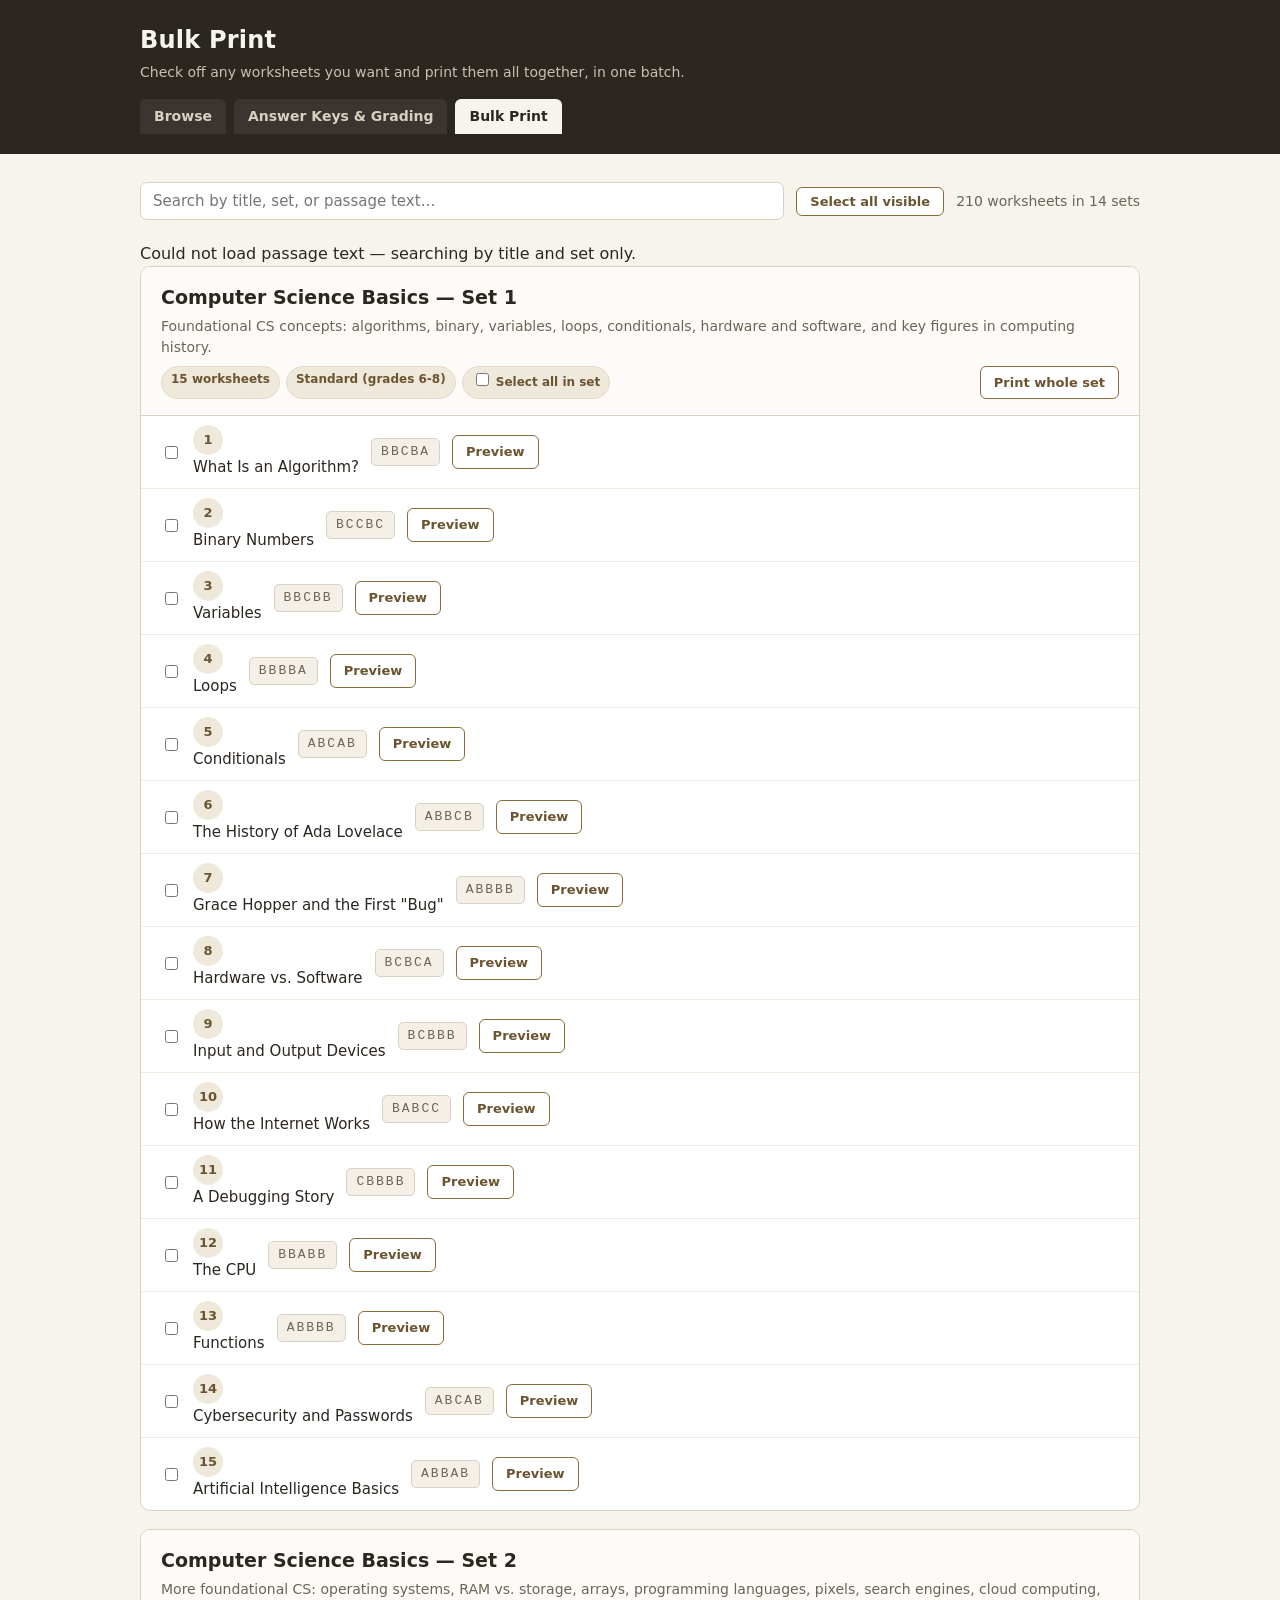
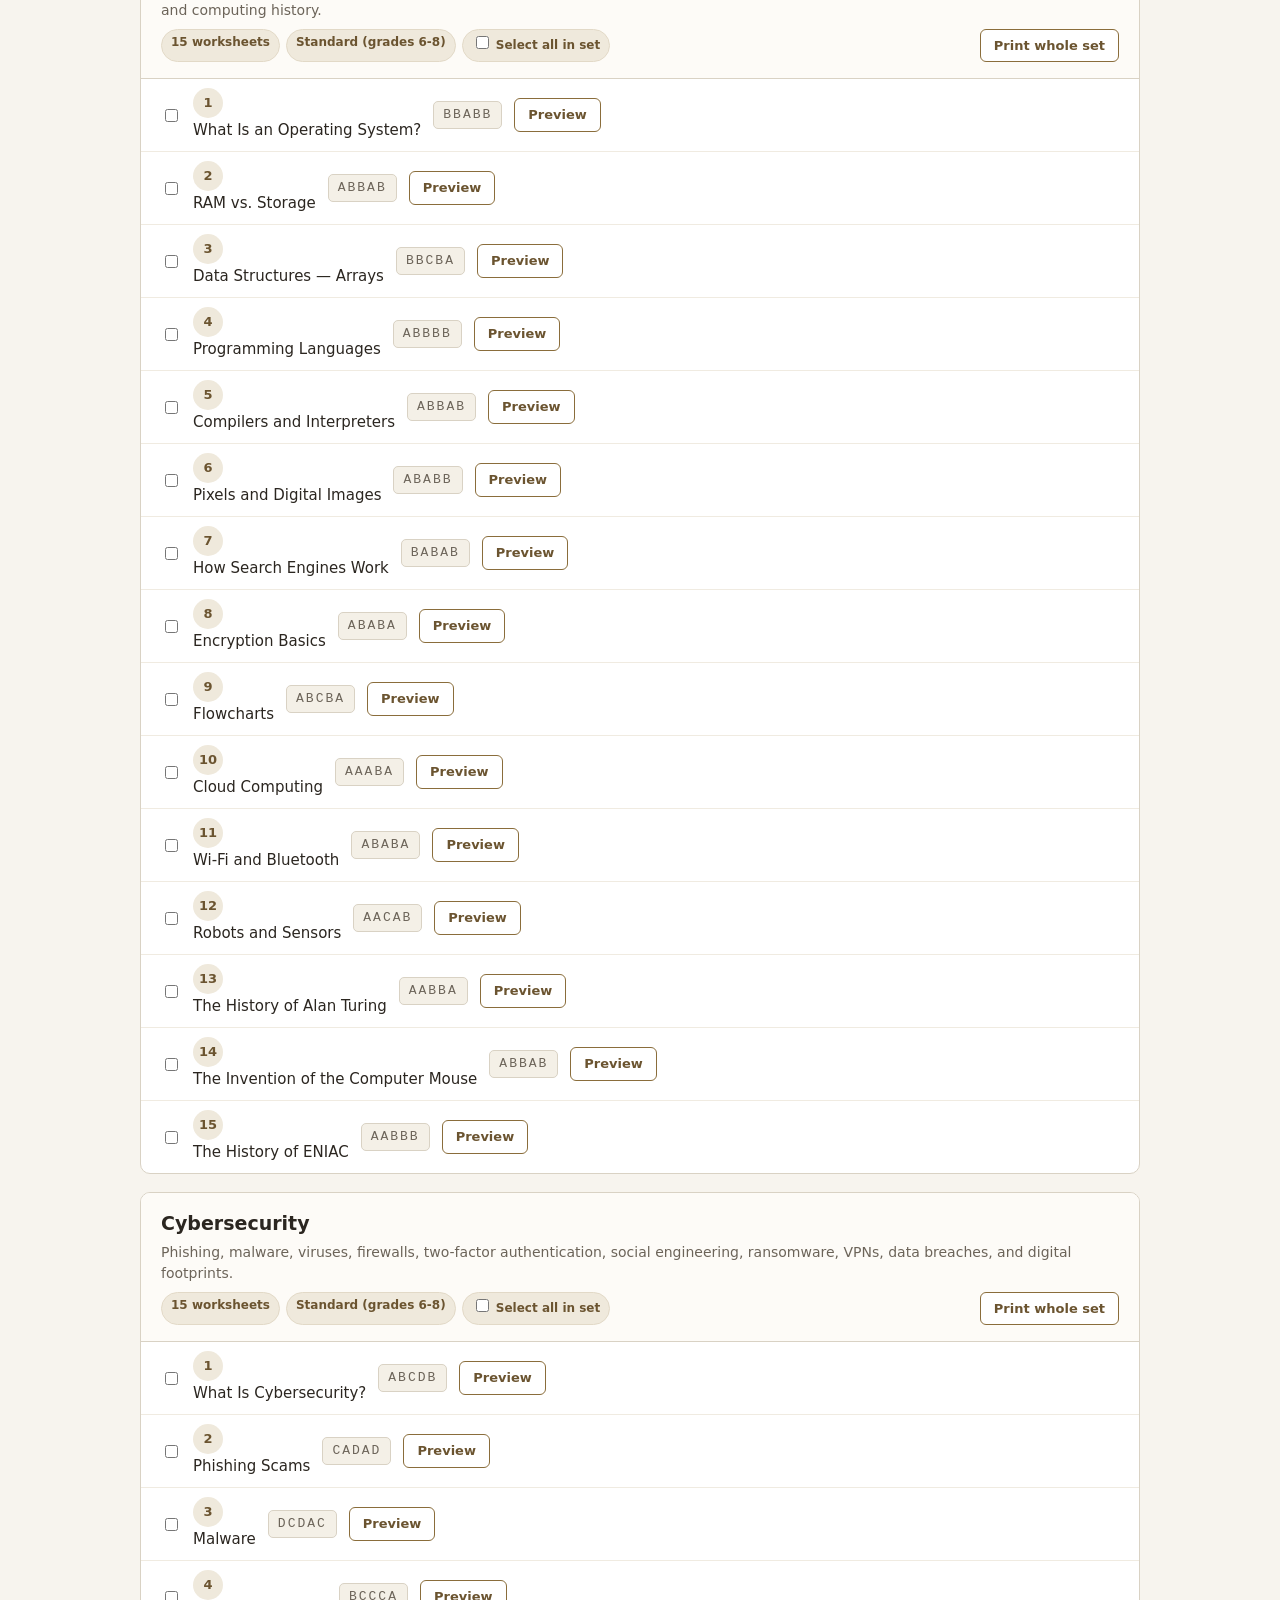
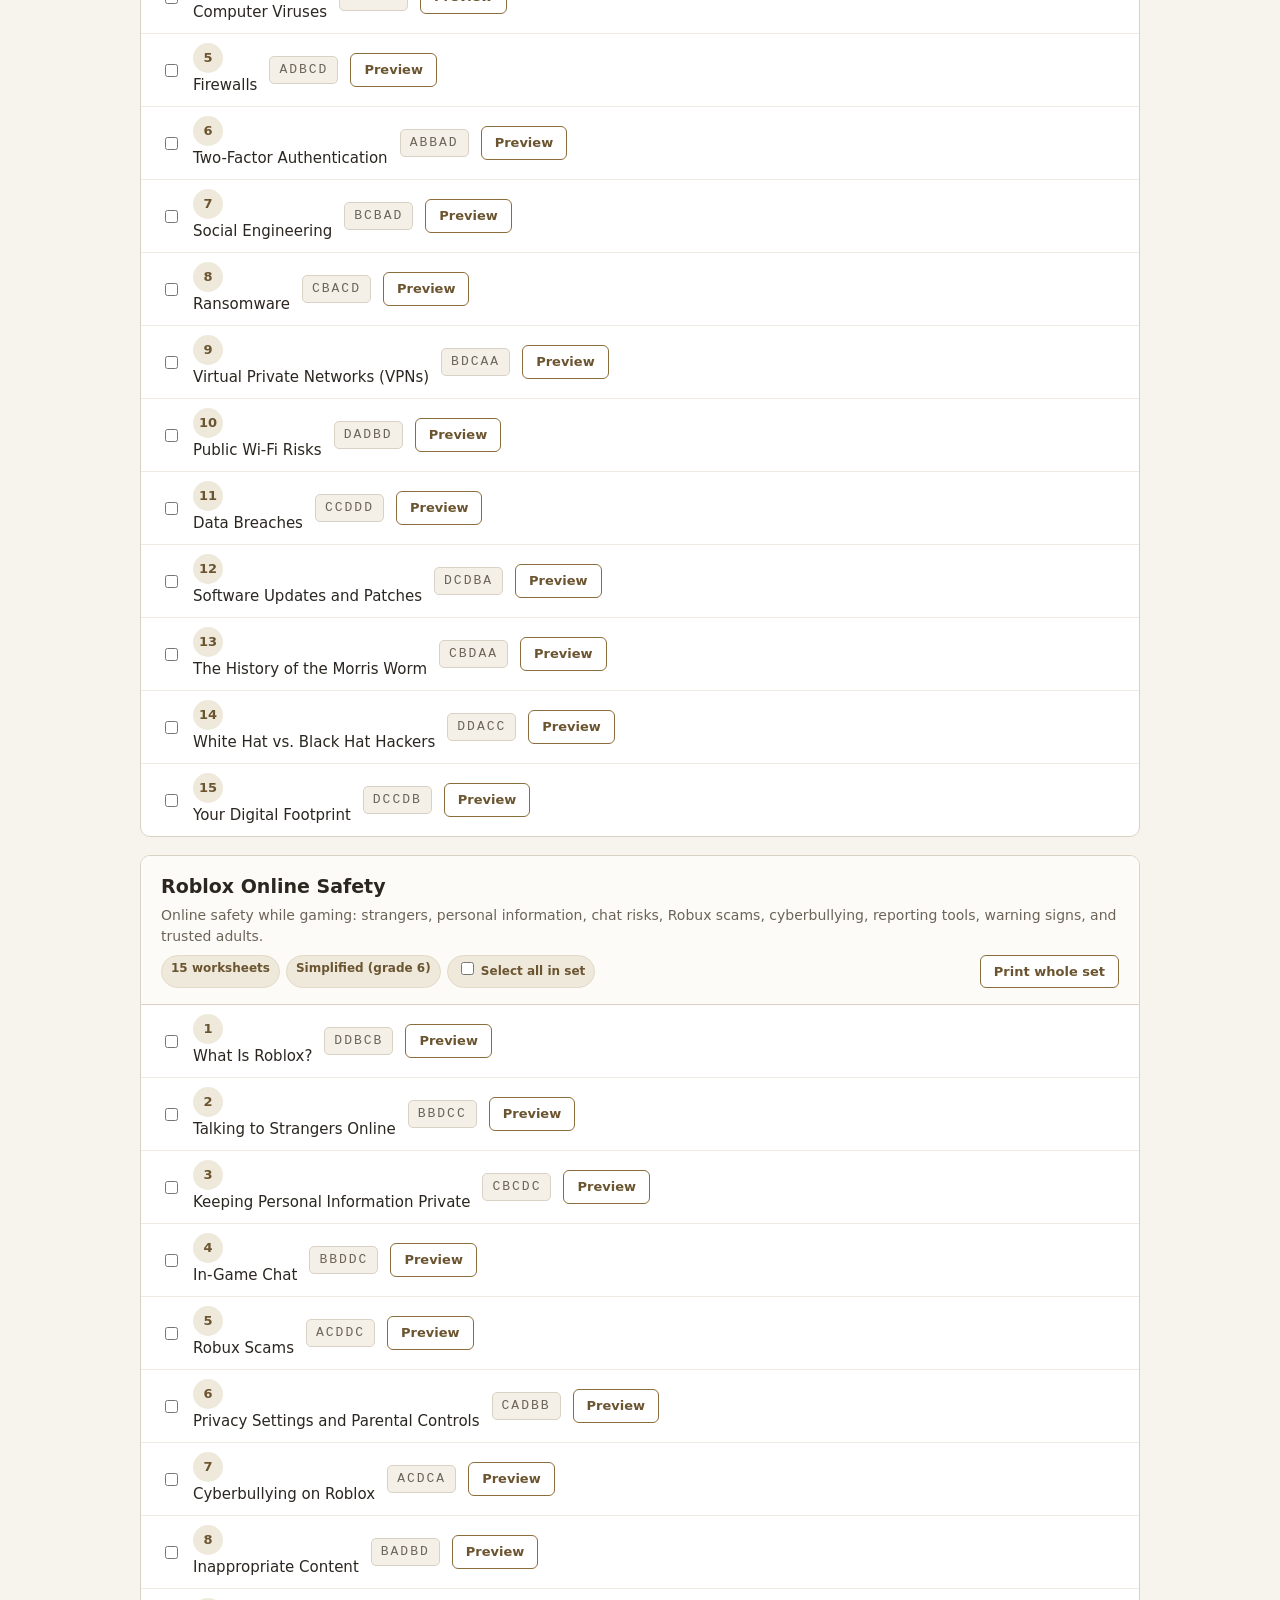
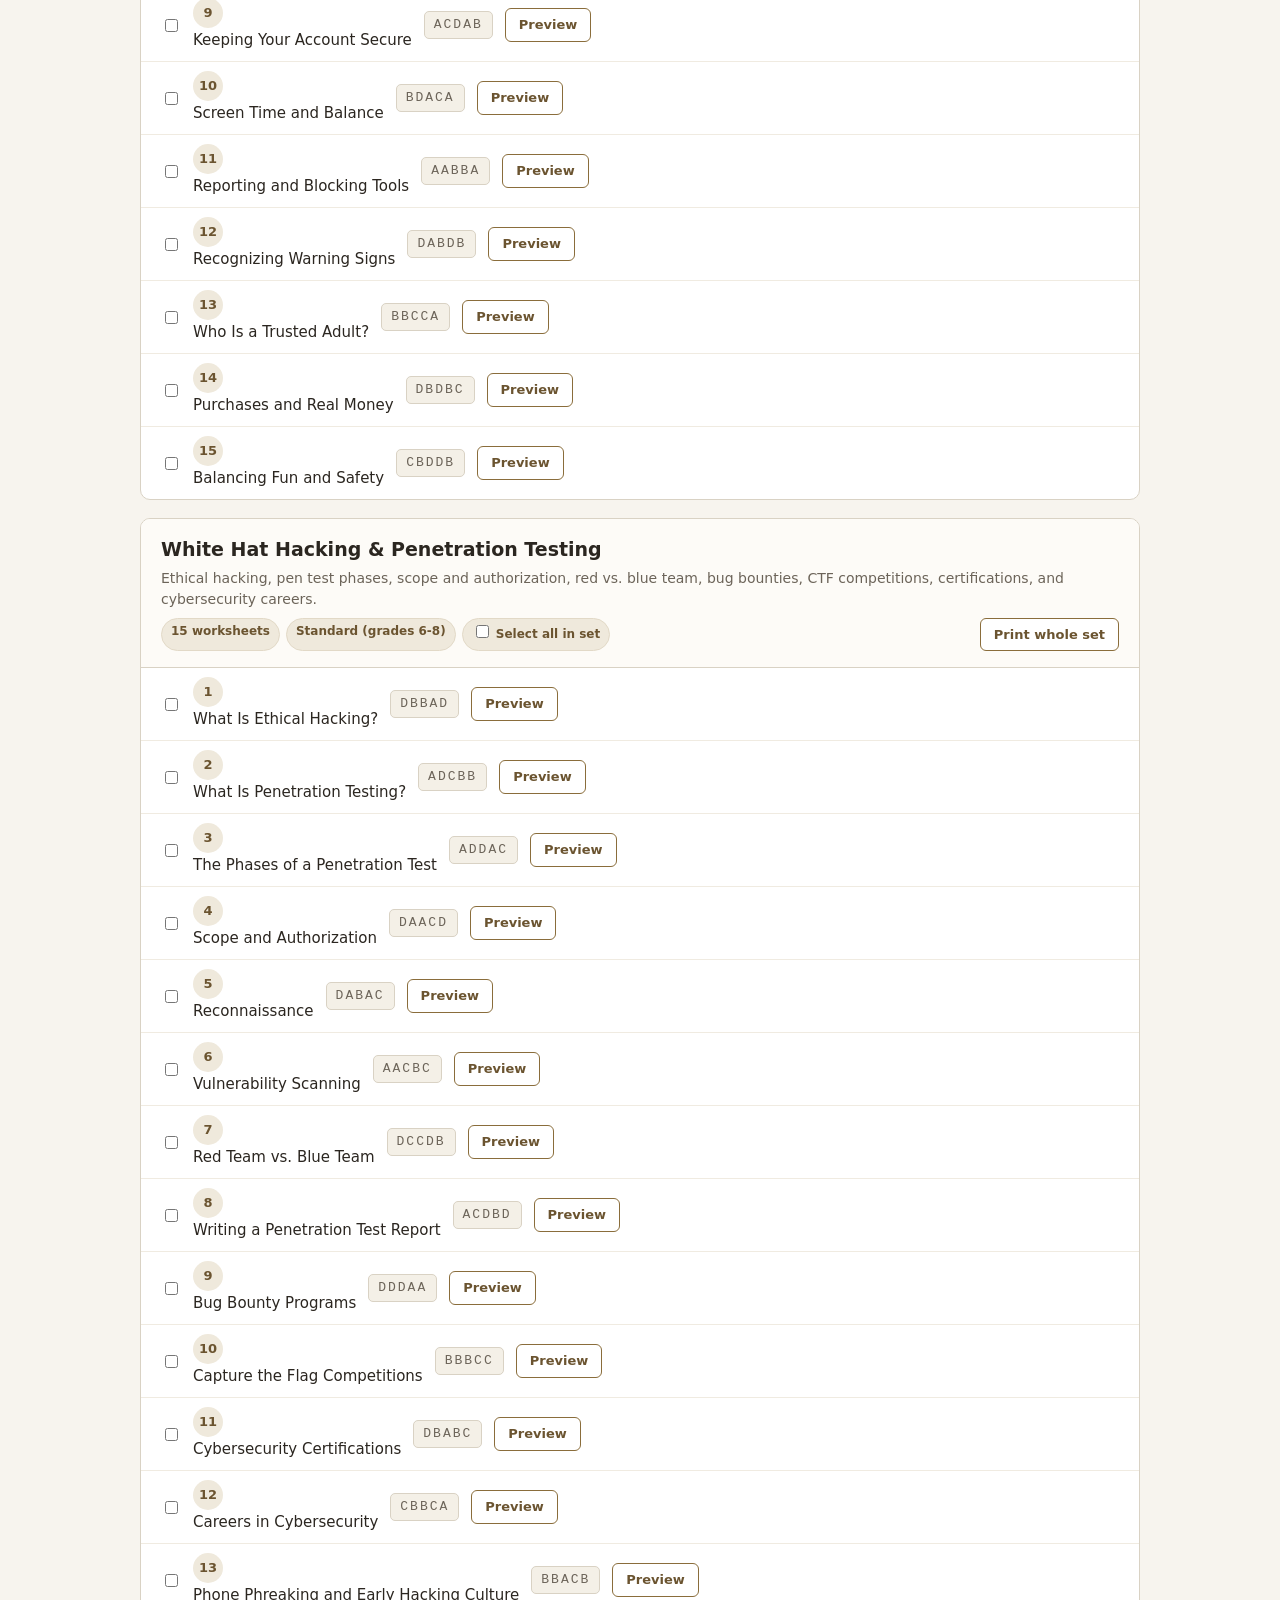
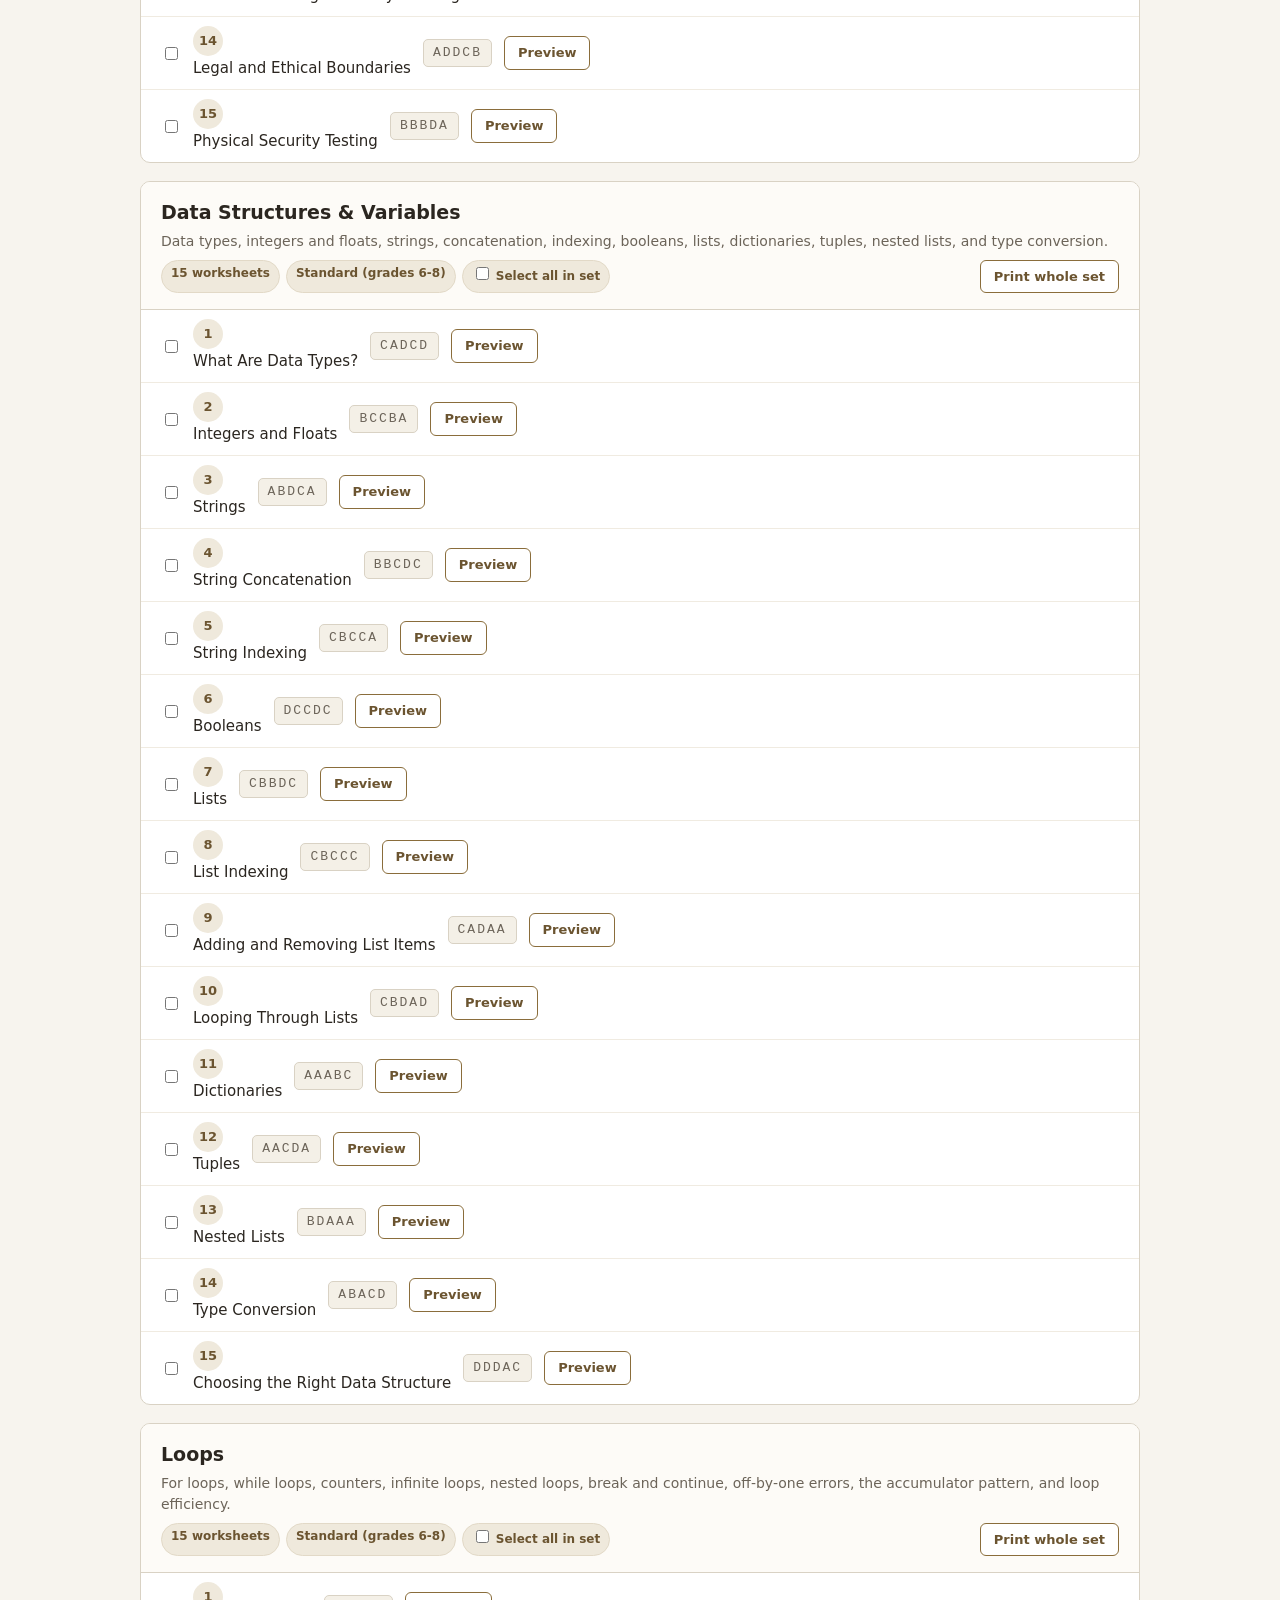
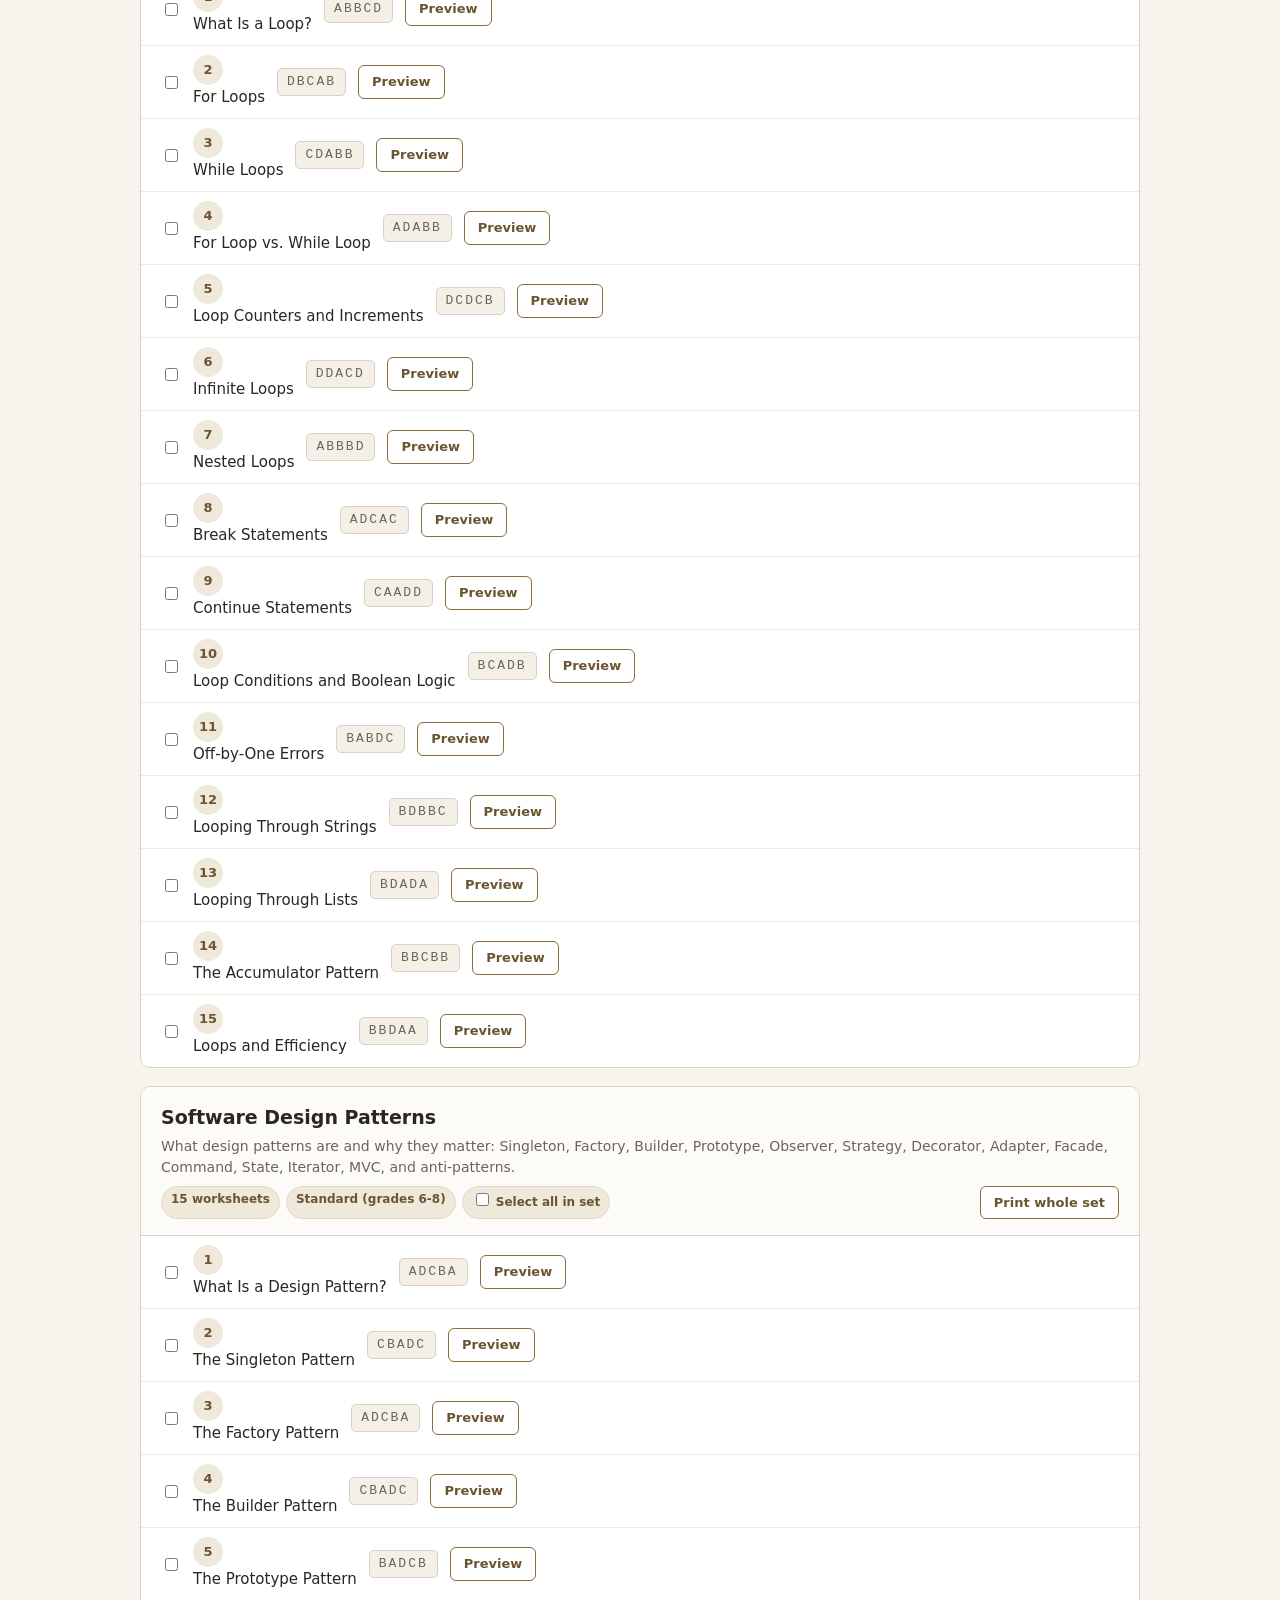
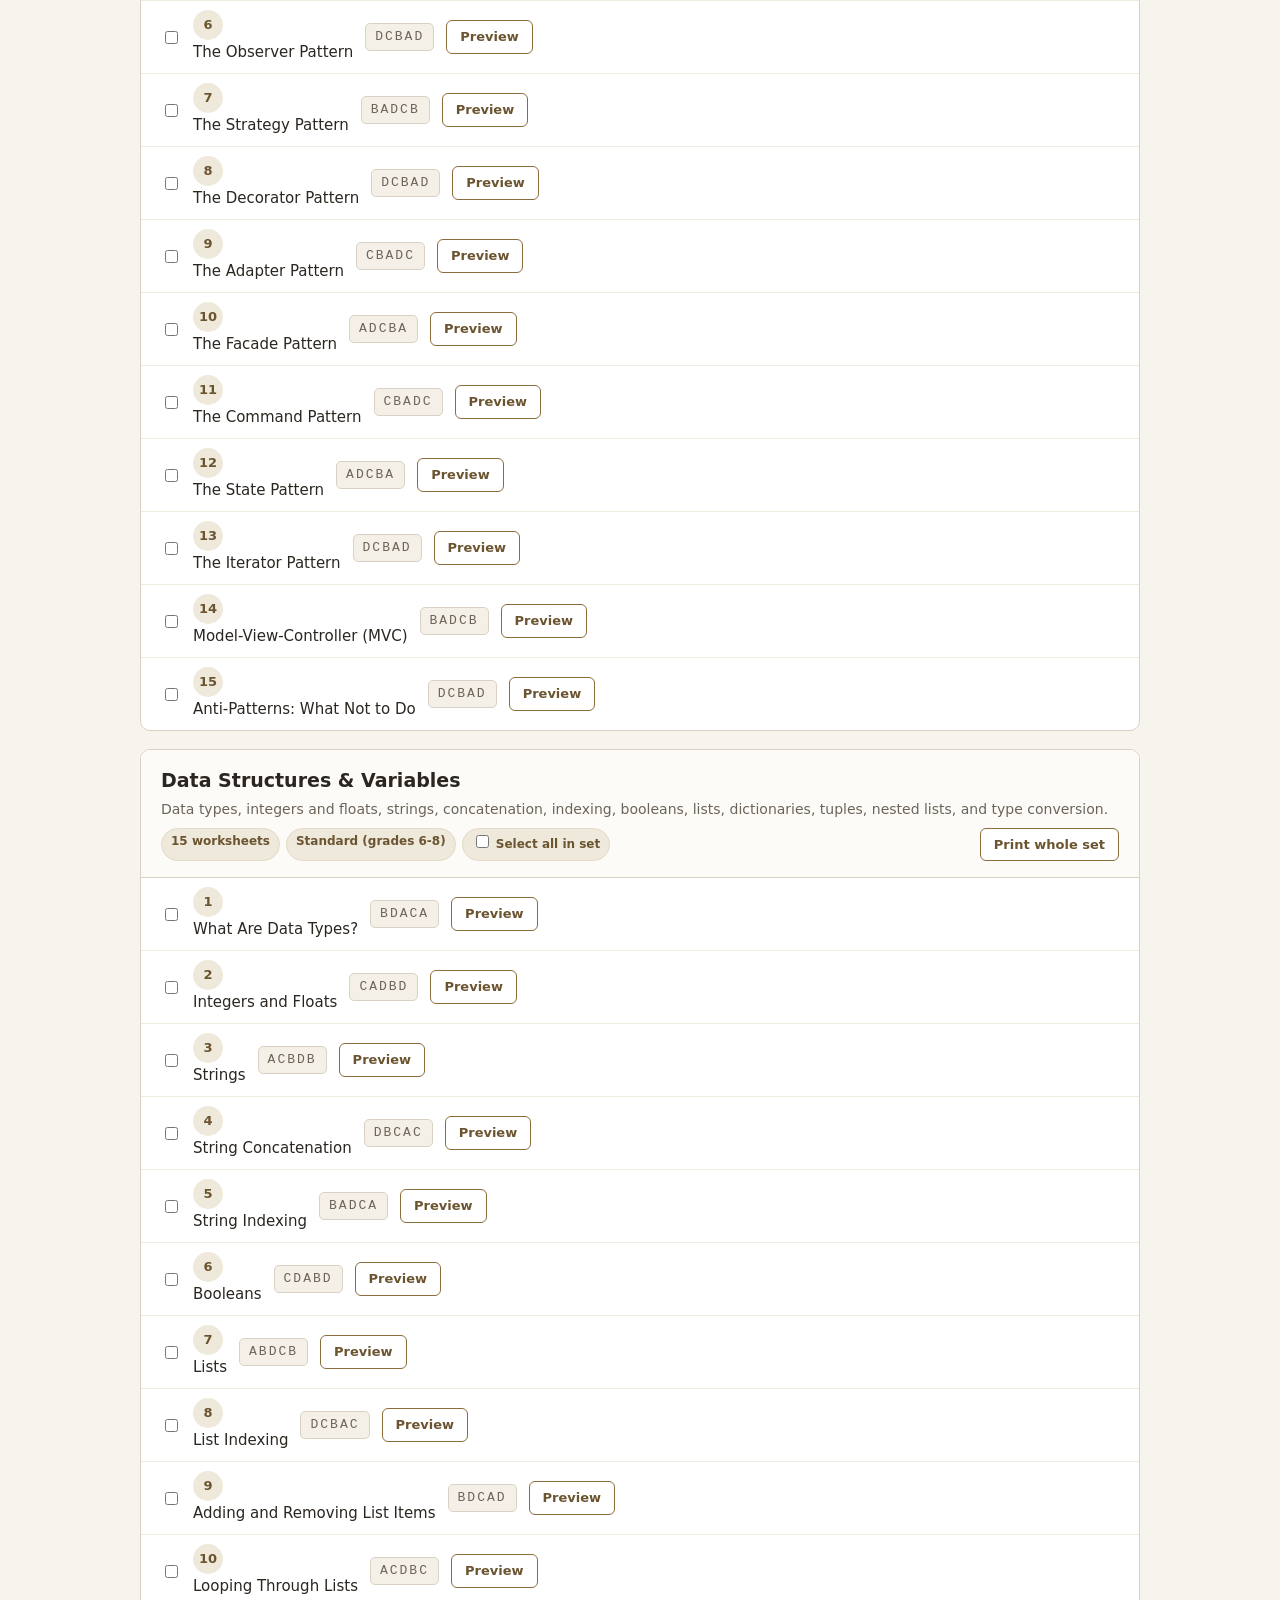
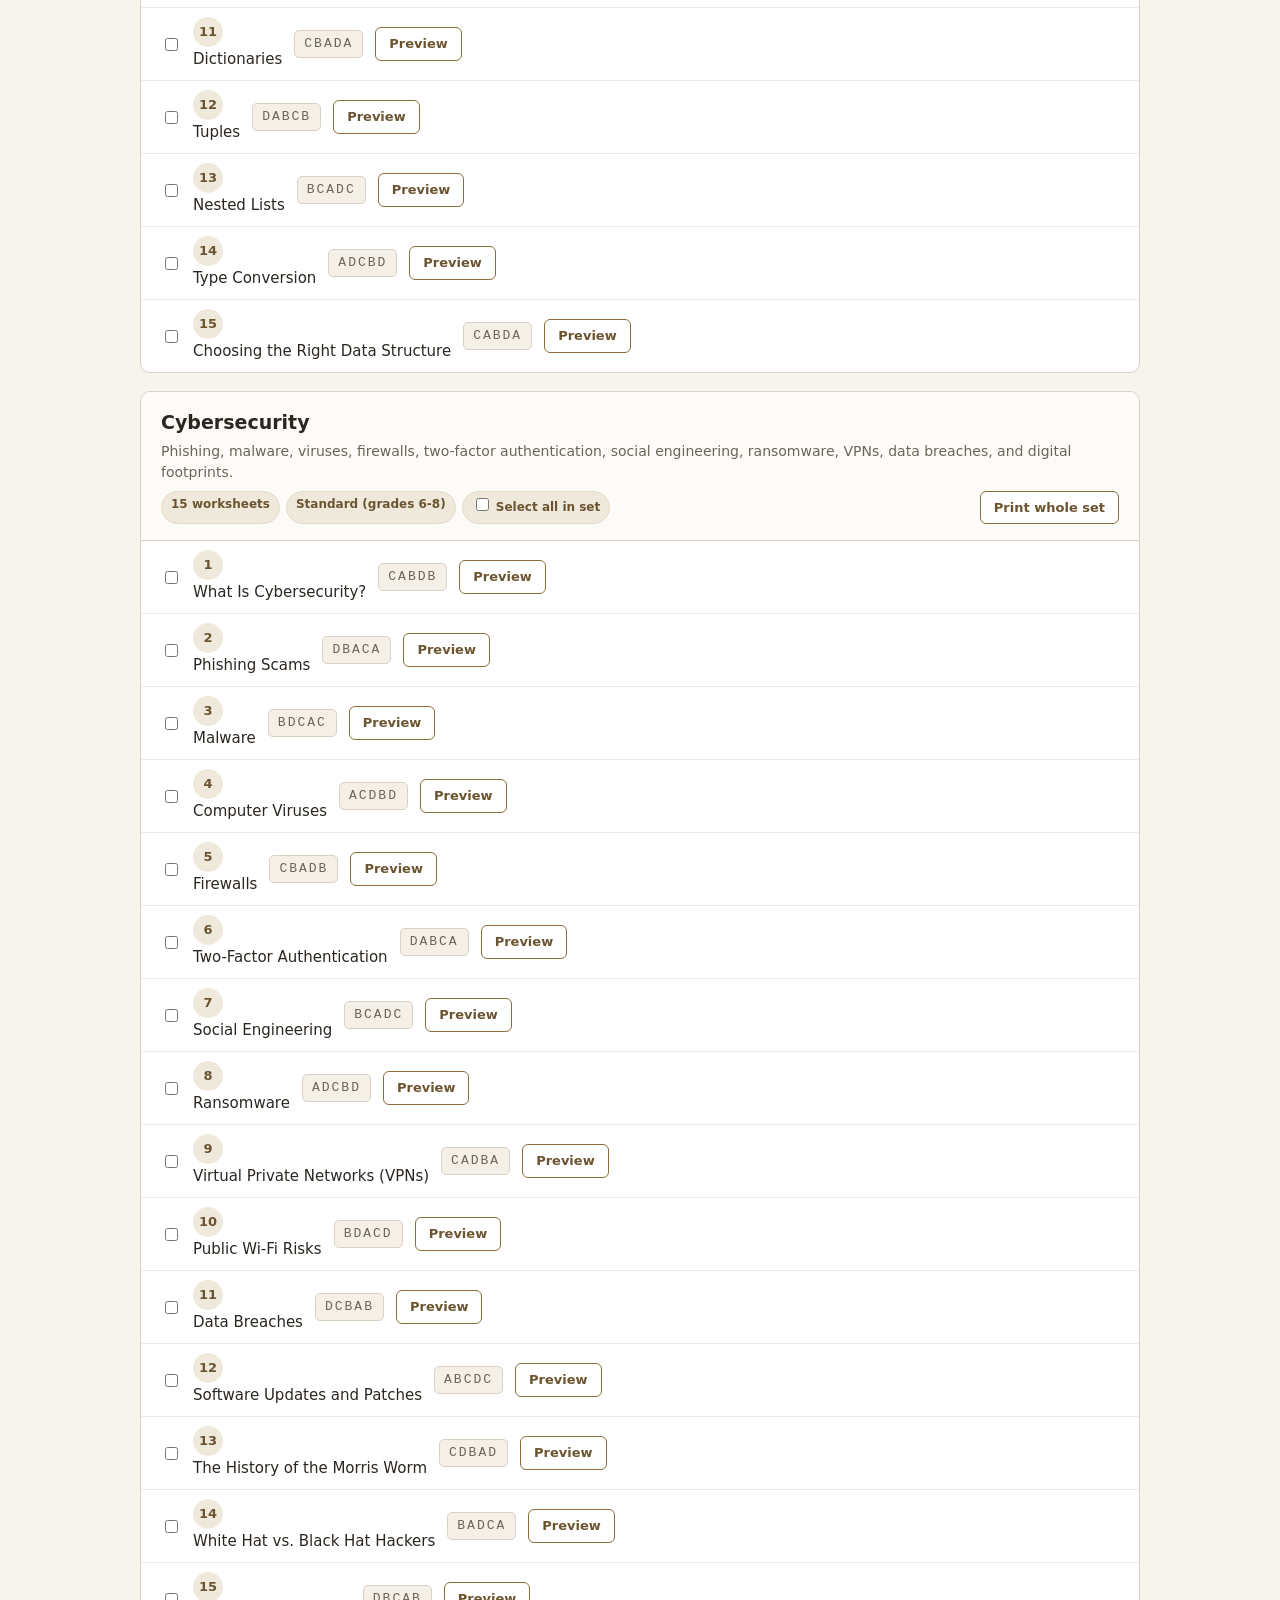
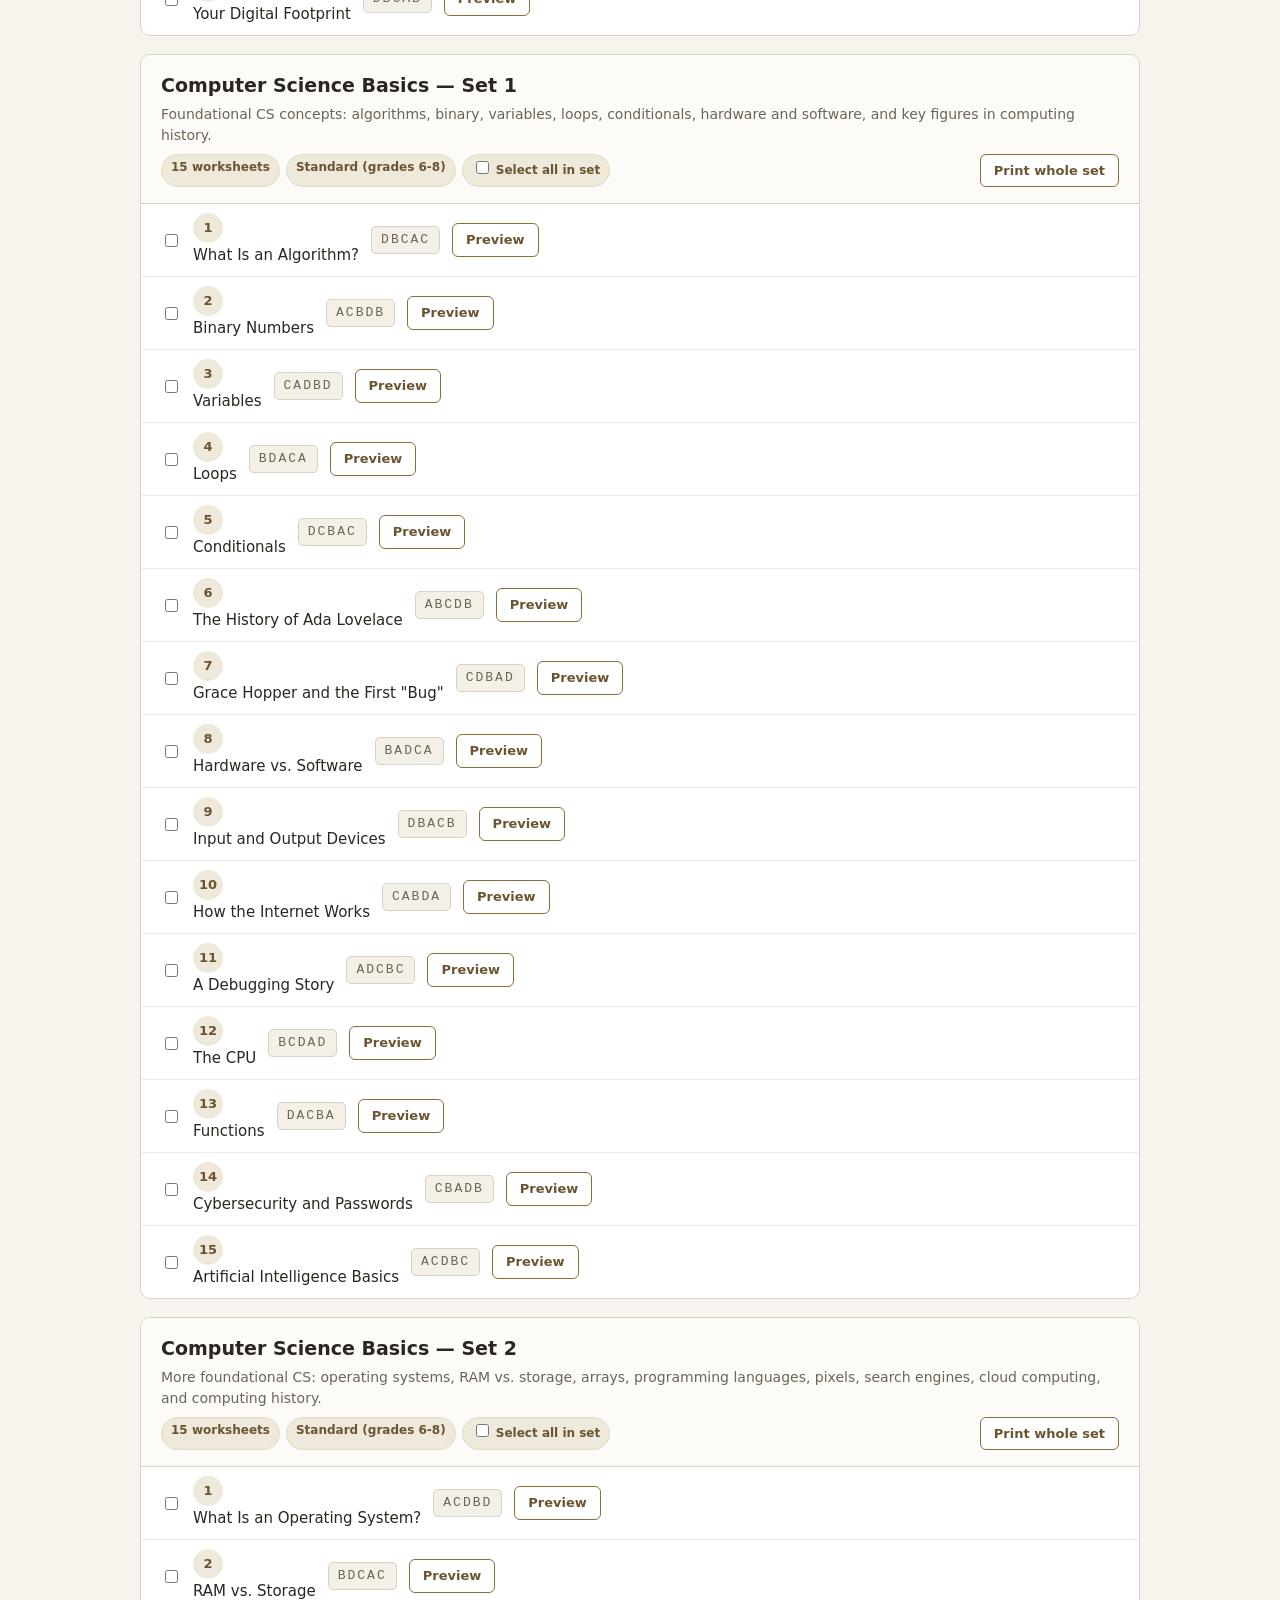
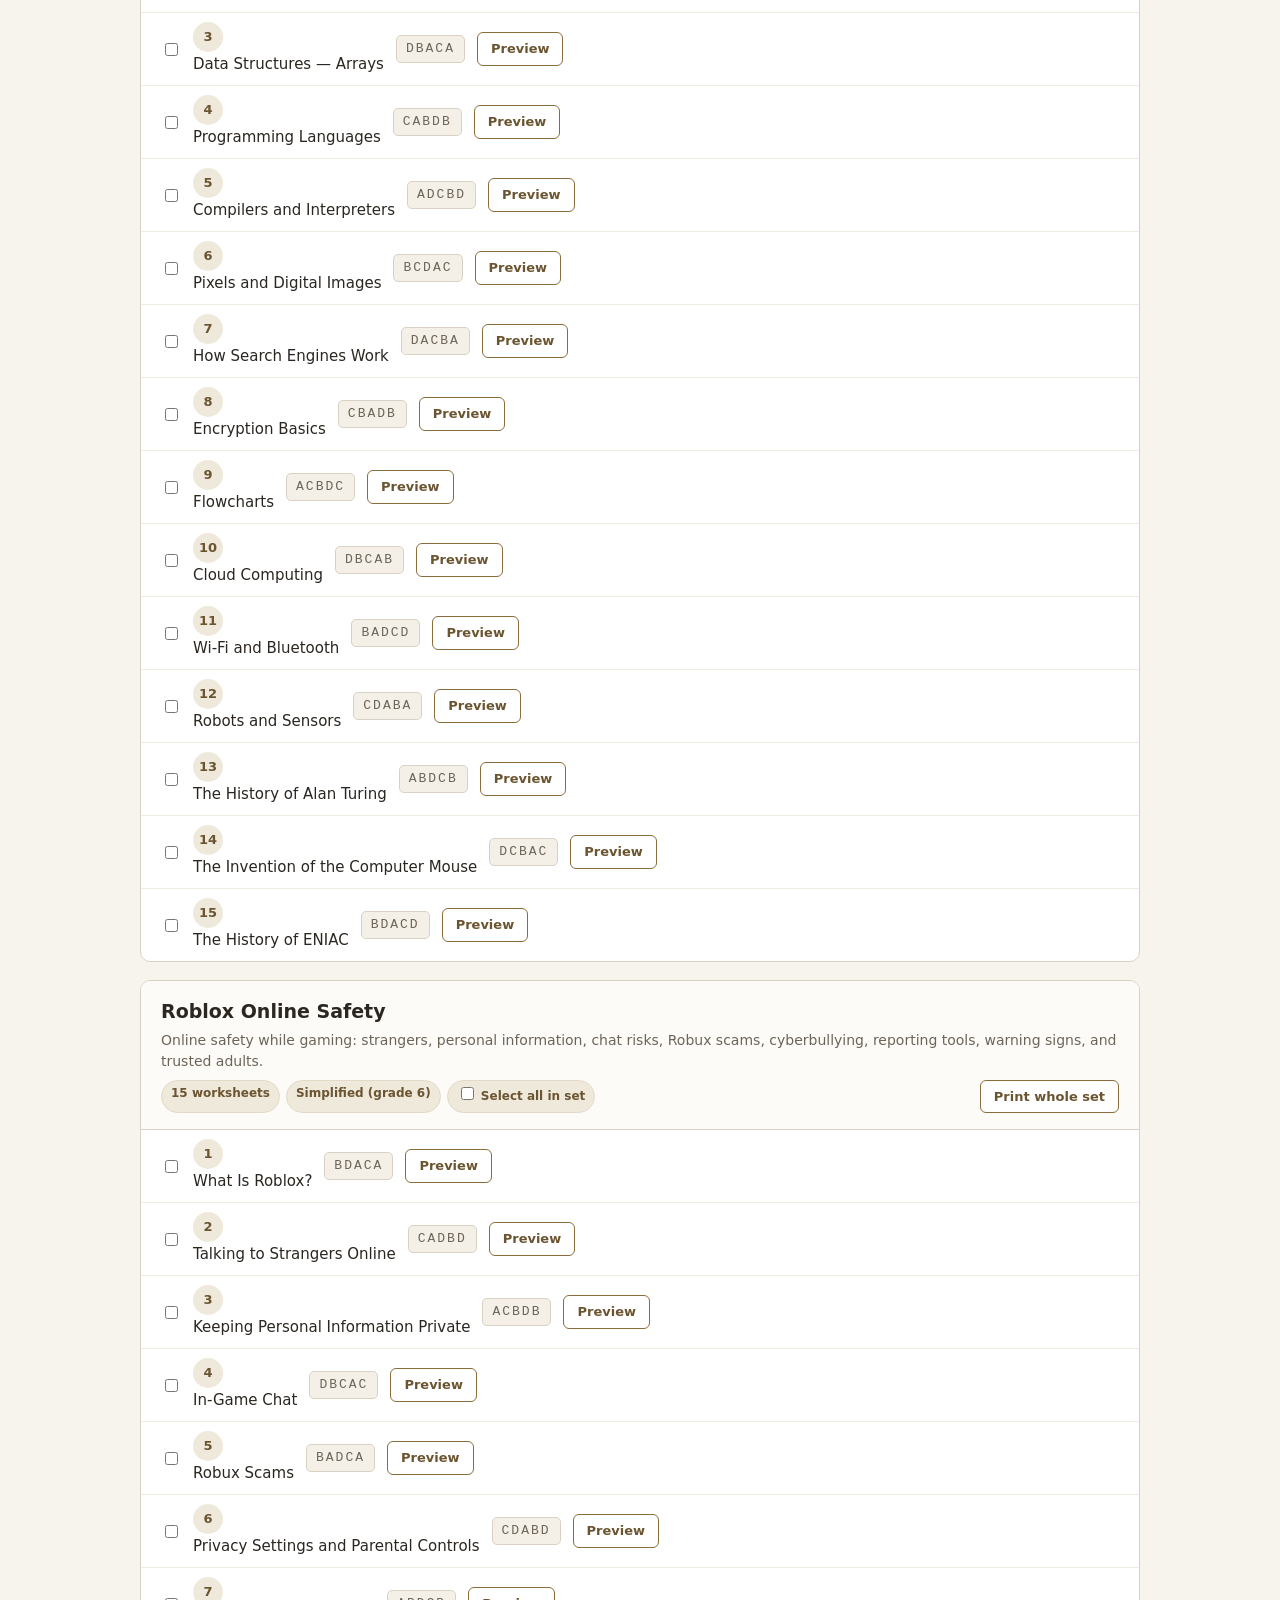
<file: select.html>
<!DOCTYPE html>
<html lang="en">
<head>
<meta charset="utf-8">
<meta name="viewport" content="width=device-width, initial-scale=1">
<title>Bulk Print — CS Worksheets</title>
<link rel="stylesheet" href="assets/site.css">
</head>
<body>

<header class="site">
  <div class="wrap">
    <h1>Bulk Print</h1>
    <p>Check off any worksheets you want and print them all together, in one batch.</p>
    <nav class="tabs">
      <a href="index.html">Browse</a>
      <a href="answers.html">Answer Keys &amp; Grading</a>
      <a href="select.html" class="active">Bulk Print</a>
    </nav>
  </div>
</header>

<div class="wrap">

  <div class="toolbar">
    <input type="search" id="search" placeholder="Search by title, set, or passage text&hellip;" autocomplete="off">
    <button class="btn" type="button" id="selectallvisible">Select all visible</button>
    <span class="count" id="count"></span>
  </div>
  <div class="search-status" id="searchstatus">Loading worksheet text for full-text search&hellip;</div>

  <div id="sets"><div class="empty">Loading worksheets&hellip;</div></div>

  <div class="selectbar" id="selectbar">
    <span id="selcount">0 worksheets selected</span>
    <button class="btn" type="button" id="clearsel" disabled>Clear</button>
    <button class="btn solid" type="button" id="printsel" disabled>Print Selected</button>
  </div>

</div>

<script src="assets/common.js"></script>
<script>
let MANIFEST = null;
let LIST = null;
const SEARCHTEXT = {};   // worksheet id -> lowercase searchable text
const SELECTED = new Set();

function pickRow(set, w) {
  const domId = 'pick-' + w.id;
  return '' +
    '<li data-search="' + escapeHTML((w.topic + ' ' + set.title + ' ' + w.number).toLowerCase()) + '" data-id="' + w.id + '">' +
      '<input type="checkbox" class="pick-box" id="' + domId + '" data-id="' + w.id + '">' +
      '<label for="' + domId + '" class="pick-label">' +
        '<span class="num">' + w.number + '</span>' +
        '<span class="topic">' + escapeHTML(w.topic) + '</span>' +
      '</label>' +
      '<span class="keychip" title="Answer key">' + escapeHTML(w.answerKey) + '</span>' +
      '<a class="btn" href="worksheet.html?id=' + encodeURIComponent(w.id) + '" target="_blank" rel="noopener">Preview</a>' +
    '</li>';
}

function setCard(set) {
  const badges =
    '<span class="badge">' + set.count + ' worksheets</span>' +
    '<span class="badge">' + escapeHTML(set.readingLevel) + '</span>' +
    '<label class="badge select-all-badge">' +
      '<input type="checkbox" class="set-select-all" data-set="' + set.id + '"> Select all in set' +
    '</label>' +
    '<a class="btn" style="margin-left:auto" href="worksheet.html?set=' + encodeURIComponent(set.id) + '" target="_blank" rel="noopener">Print whole set</a>';

  return '' +
    '<section class="set" data-set="' + set.id + '">' +
      '<div class="set-head">' +
        '<h2>' + escapeHTML(set.title) + '</h2>' +
        '<p>' + escapeHTML(set.description) + '</p>' +
        '<div class="badges">' + badges + '</div>' +
      '</div>' +
      '<ul class="sheets">' + set.worksheets.map(function (w) { return pickRow(set, w); }).join('') + '</ul>' +
    '</section>';
}

function render() {
  document.getElementById('sets').innerHTML = MANIFEST.sets.map(setCard).join('');
  document.getElementById('count').textContent =
    MANIFEST.totalWorksheets + ' worksheets in ' + MANIFEST.totalSets + ' sets';
  wireRows();
}

function wireRows() {
  document.querySelectorAll('.pick-box').forEach(function (box) {
    box.addEventListener('change', function () {
      toggle(box.dataset.id, box.checked);
      syncSetCheckbox(box.closest('section.set'));
    });
  });
  document.querySelectorAll('.set-select-all').forEach(function (chk) {
    chk.addEventListener('change', function () {
      const section = document.querySelector('section.set[data-set="' + chk.dataset.set + '"]');
      section.querySelectorAll('li:not([hidden]) .pick-box').forEach(function (box) {
        box.checked = chk.checked;
        toggle(box.dataset.id, chk.checked);
      });
    });
  });
}

/* Keep a set's "select all" checkbox in sync with its rows (checked when
   every visible row is checked, indeterminate when some but not all are). */
function syncSetCheckbox(section) {
  if (!section) return;
  const setChk = section.querySelector('.set-select-all');
  const visible = Array.from(section.querySelectorAll('li:not([hidden]) .pick-box'));
  if (!visible.length) { setChk.checked = false; setChk.indeterminate = false; return; }
  const checkedCount = visible.filter(function (b) { return b.checked; }).length;
  setChk.checked = checkedCount === visible.length;
  setChk.indeterminate = checkedCount > 0 && checkedCount < visible.length;
}

function toggle(id, on) {
  if (on) SELECTED.add(id); else SELECTED.delete(id);
  updateBar();
}

function updateBar() {
  const n = SELECTED.size;
  document.getElementById('selcount').textContent =
    n + (n === 1 ? ' worksheet selected' : ' worksheets selected');
  document.getElementById('printsel').disabled = n === 0;
  document.getElementById('clearsel').disabled = n === 0;
}

function filter(term) {
  term = term.trim().toLowerCase();
  let visible = 0;
  document.querySelectorAll('section.set').forEach(function (sec) {
    let shown = 0;
    sec.querySelectorAll('ul.sheets li').forEach(function (li) {
      const id = li.dataset.id;
      const text = SEARCHTEXT[id] || li.dataset.search;
      const hit = !term || text.indexOf(term) !== -1;
      li.hidden = !hit;
      if (hit) shown++;
    });
    sec.hidden = shown === 0;
    visible += shown;
    syncSetCheckbox(sec);
  });
  document.getElementById('count').textContent = term
    ? visible + ' matching worksheet' + (visible === 1 ? '' : 's')
    : MANIFEST.totalWorksheets + ' worksheets in ' + MANIFEST.totalSets + ' sets';
}

document.getElementById('search').addEventListener('input', function (e) {
  filter(e.target.value);
});

document.getElementById('selectallvisible').addEventListener('click', function () {
  document.querySelectorAll('section.set:not([hidden]) li:not([hidden]) .pick-box').forEach(function (box) {
    box.checked = true;
    SELECTED.add(box.dataset.id);
  });
  document.querySelectorAll('section.set').forEach(syncSetCheckbox);
  updateBar();
});

document.getElementById('clearsel').addEventListener('click', function () {
  SELECTED.clear();
  document.querySelectorAll('.pick-box').forEach(function (box) { box.checked = false; });
  document.querySelectorAll('.set-select-all').forEach(function (c) { c.checked = false; c.indeterminate = false; });
  updateBar();
});

document.getElementById('printsel').addEventListener('click', function () {
  if (!SELECTED.size) return;
  sessionStorage.setItem('bulkPrintIds', JSON.stringify(Array.from(SELECTED)));
  window.open('worksheet.html?selection=1', '_blank');
});

loadManifest().then(async function (m) {
  MANIFEST = m;
  LIST = allWorksheets(m);
  render();
  updateBar();

  const statusEl = document.getElementById('searchstatus');
  try {
    const full = await loadAllWorksheets(LIST);
    full.forEach(function (doc, i) {
      const w = LIST[i];
      const parts = [w.topic, w.title, w.setTitle, String(w.number), doc.paragraph];
      doc.questions.forEach(function (q) {
        parts.push(q.text, q.correct);
        parts.push.apply(parts, q.distractors);
      });
      SEARCHTEXT[w.id] = parts.join(' ').toLowerCase();
    });
    statusEl.textContent = '';
    filter(document.getElementById('search').value);
  } catch (e) {
    statusEl.textContent = 'Could not load passage text — searching by title and set only.';
  }
}).catch(function (err) {
  showLoadError(document.getElementById('sets'), err);
});
</script>

</body>
</html>
</file>
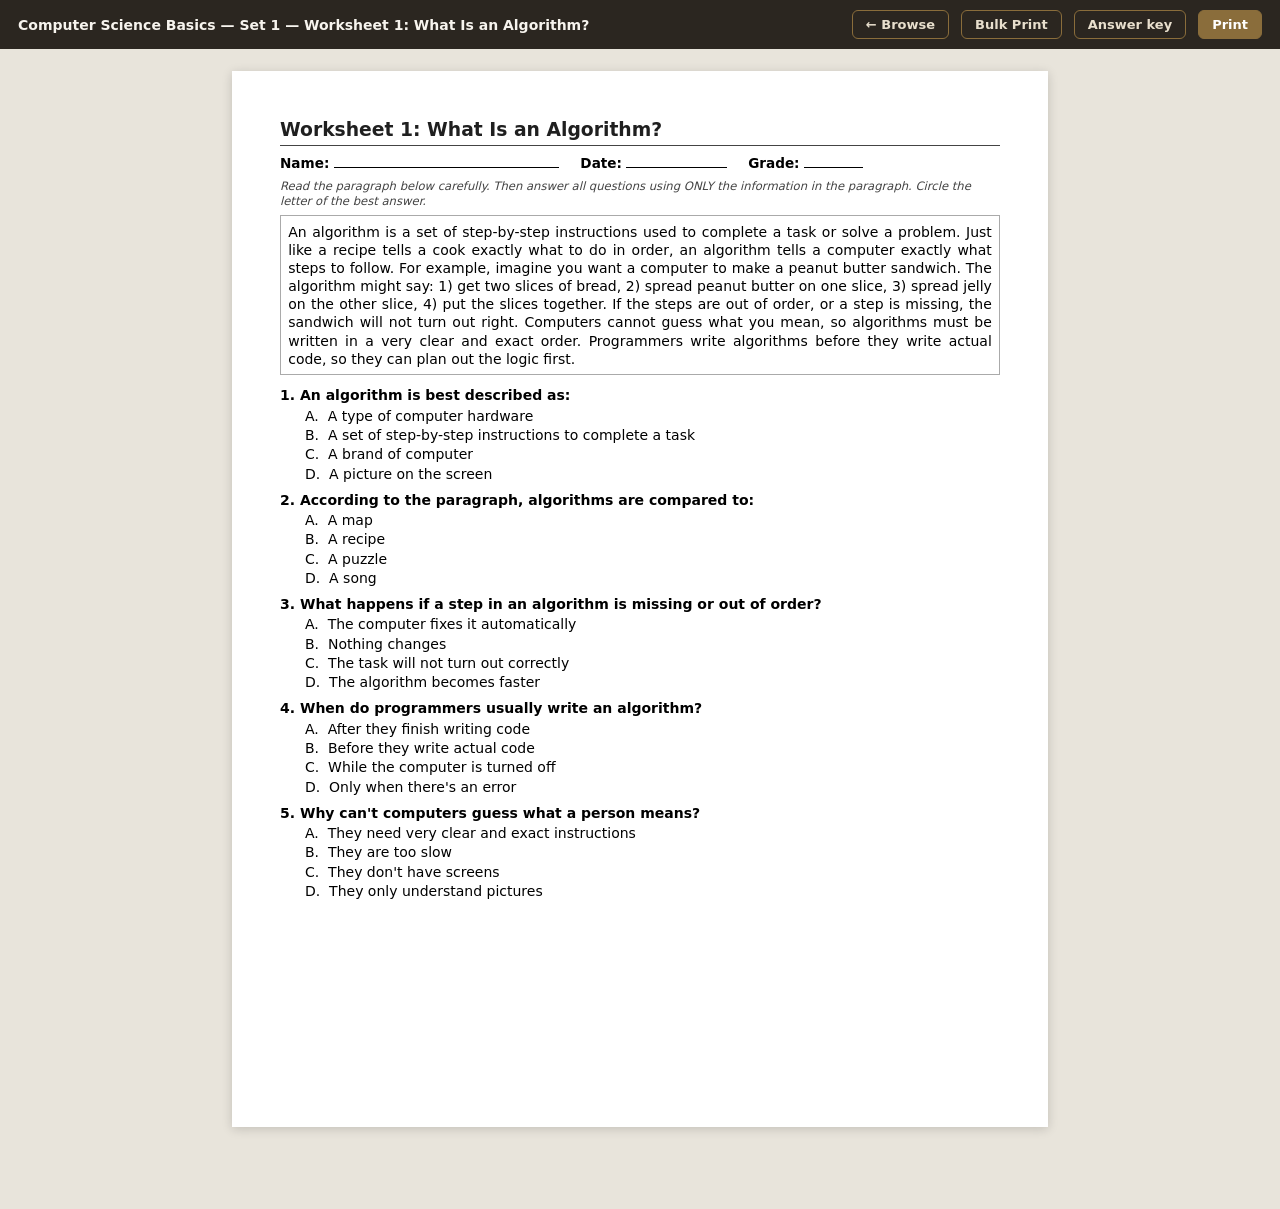
<file: worksheet.html>
<!DOCTYPE html>
<html lang="en">
<head>
<meta charset="utf-8">
<meta name="viewport" content="width=device-width, initial-scale=1">
<title>Worksheet — CS Worksheets</title>
<link rel="stylesheet" href="assets/print.css">
</head>
<body class="print-page">

<div class="printbar">
  <span class="title" id="bartitle">Loading&hellip;</span>
  <a href="index.html">&larr; Browse</a>
  <a href="select.html">Bulk Print</a>
  <a href="#" id="keylink" hidden>Answer key</a>
  <button id="printbtn" class="solid" type="button">Print</button>
</div>

<div class="sheets-scroll" id="sheets">
  <div class="loading">Loading worksheet&hellip;</div>
</div>

<script src="assets/common.js"></script>
<script>
document.getElementById('printbtn').addEventListener('click', function () { window.print(); });

function sheetHTML(ws) {
  const choices = function (q) {
    return displayChoices(q).map(function (text, i) {
      return '<li><span class="ltr">' + LETTERS[i] + '.</span>&nbsp;&nbsp;' + escapeHTML(text) + '</li>';
    }).join('');
  };

  const questions = ws.questions.map(function (q) {
    return '' +
      '<li>' +
        '<div class="qtext">' + escapeHTML(q.text) + '</div>' +
        '<ul class="choices">' + choices(q) + '</ul>' +
      '</li>';
  }).join('');

  return '' +
    '<article class="sheet" data-id="' + ws.id + '">' +
      '<div class="sheet-inner">' +
        '<h1>' + escapeHTML(ws.title) + '</h1>' +
        '<div class="idline">' +
          '<span class="field"><b>Name:</b> <span class="rule name"></span></span>' +
          '<span class="field"><b>Date:</b> <span class="rule date"></span></span>' +
          '<span class="field"><b>Grade:</b> <span class="rule grade"></span></span>' +
        '</div>' +
        '<p class="directions">' + escapeHTML(ws.directions) + '</p>' +
        '<div class="passage">' + escapeHTML(ws.paragraph) + '</div>' +
        '<ol class="questions">' + questions + '</ol>' +
      '</div>' +
    '</article>';
}

/* Fit each worksheet onto exactly one printed page.
   Usable height = 11in page - 2 x 0.5in margin = 9.5in.

   Two stages, in order:
     1. squeeze vertical whitespace (--gap) down toward MIN_GAP
     2. only if that isn't enough, reduce type size (--fs) toward MIN_FS
   Text stays full size for as long as possible, and light worksheets keep
   generous spacing instead of being uniformly cramped.

   .sheet-inner carries a screen-only min-height to draw the page shape, so we
   drop it while measuring to get the true content height. */
const MAX_FS = 10.5, MIN_FS = 7.6;
const MAX_GAP = 1.0, MIN_GAP = 0.42;

function contentHeight(inner) {
  const prev = inner.style.minHeight;
  inner.style.minHeight = '0';
  const h = inner.getBoundingClientRect().height;
  inner.style.minHeight = prev;
  return h;
}

/* Largest value in [lo, hi] that still fits, found by binary search.
   apply(v) sets the CSS variable; fits() re-measures. */
function largestThatFits(lo, hi, apply, fits, steps, tol) {
  apply(hi);
  if (fits()) return hi;
  let best = lo;
  for (let i = 0; i < steps; i++) {
    const mid = (lo + hi) / 2;
    apply(mid);
    if (fits()) { best = mid; lo = mid; } else { hi = mid; }
    if (hi - lo < tol) break;
  }
  return best;
}

function autofit() {
  const budget = 9.5 * 96;   // px at 96dpi

  document.querySelectorAll('.sheet').forEach(function (sheet) {
    const inner = sheet.querySelector('.sheet-inner');
    if (!inner) return;

    const setGap = function (v) { sheet.style.setProperty('--gap', v); };
    const setFs = function (v) { sheet.style.setProperty('--fs', v + 'pt'); };
    const fits = function () { return contentHeight(inner) <= budget; };

    // stage 1 — full type, squeeze whitespace
    setFs(MAX_FS);
    let gap = largestThatFits(MIN_GAP, MAX_GAP, setGap, fits, 12, 0.02);
    gap = Math.floor(gap * 100) / 100;
    setGap(gap);

    // stage 2 — if even the tightest spacing overflows, shrink type
    let fs = MAX_FS;
    if (!fits()) {
      setGap(MIN_GAP);
      fs = largestThatFits(MIN_FS, MAX_FS, setFs, fits, 12, 0.05);
      fs = Math.floor(fs * 20) / 20;
      setFs(fs);
      gap = MIN_GAP;

      // type is smaller now, so some whitespace may fit again
      const regained = largestThatFits(MIN_GAP, MAX_GAP, setGap, fits, 10, 0.02);
      gap = Math.floor(regained * 100) / 100;
      setGap(gap);
    }

    sheet.dataset.fs = fs;
    sheet.dataset.gap = gap;
  });
}

/* Read the id list saved by select.html's "Print Selected" button.
   Stored in sessionStorage (rather than the URL) since a bulk selection can
   easily exceed a practical URL length. */
function readBulkSelection() {
  let ids;
  try {
    ids = JSON.parse(sessionStorage.getItem('bulkPrintIds') || '[]');
  } catch (e) {
    ids = [];
  }
  return Array.isArray(ids) ? ids : [];
}

async function main() {
  const params = new URLSearchParams(window.location.search);
  const id = params.get('id');
  const setId = params.get('set');
  const isSelection = params.get('selection') === '1';
  const manifest = await loadManifest();
  const list = allWorksheets(manifest);

  let entries, label;

  if (isSelection) {
    const ids = readBulkSelection();
    if (!ids.length) {
      throw new Error('No worksheets were selected. Go to Bulk Print, check off some worksheets, and click "Print Selected".');
    }
    const idIndex = new Map(ids.map(function (wid, i) { return [wid, i]; }));
    entries = list.filter(function (w) { return idIndex.has(w.id); });
    entries.sort(function (a, b) { return idIndex.get(a.id) - idIndex.get(b.id); });
    if (!entries.length) {
      throw new Error('None of the selected worksheets could be found. Go back to Bulk Print and select again.');
    }
    label = 'Bulk Print — ' + entries.length + ' worksheet' + (entries.length === 1 ? '' : 's');
    document.getElementById('keylink').hidden = true;
  } else if (setId) {
    const set = manifest.sets.find(function (s) { return s.id === setId; });
    if (!set) throw new Error('No set named "' + setId + '"');
    entries = set.worksheets;
    label = set.title + ' — all ' + set.count + ' worksheets';
  } else {
    const entry = list.find(function (w) { return w.id === id; }) || list[0];
    entries = [entry];
    label = entry.setTitle + ' — ' + entry.title;
    const key = document.getElementById('keylink');
    key.href = 'answers.html?id=' + encodeURIComponent(entry.id);
    key.hidden = false;
  }

  document.getElementById('bartitle').textContent = label;
  document.title = label;

  const sheets = await Promise.all(entries.map(loadWorksheet));
  document.getElementById('sheets').innerHTML = sheets.map(sheetHTML).join('');

  autofit();
  if (document.fonts && document.fonts.ready) {
    document.fonts.ready.then(autofit);
  }
}

main().catch(function (err) {
  document.getElementById('sheets').innerHTML =
    '<div class="load-error"><strong>Could not load worksheet data.</strong><br>' +
    escapeHTML(err.message) +
    '<br><br>If you opened this file directly (a file:// address), browsers block loading JSON. ' +
    'Use the GitHub Pages link, or run <code>python3 -m http.server</code> in the repo folder.</div>';
});
</script>

</body>
</html>
</file>
<file: assets/site.css>
:root {
  --ink: #2b2620;
  --cream: #f7f4ee;
  --paper: #ffffff;
  --accent: #8a6d3b;
  --accent-dark: #6b5430;
  --rule: #d9d2c4;
  --muted: #6c6459;
  --ok: #1c7a43;
  --ok-bg: #e6f4ea;
  --bad: #b00020;
  --bad-bg: #fdeaec;
  --blue: #0b5394;
}

* { box-sizing: border-box; }

body {
  margin: 0;
  background: var(--cream);
  color: var(--ink);
  font-family: Calibri, "Segoe UI", system-ui, -apple-system, sans-serif;
  font-size: 16px;
  line-height: 1.5;
}

a { color: var(--accent-dark); }

.wrap {
  max-width: 1040px;
  margin: 0 auto;
  padding: 0 20px 64px;
}

/* ---------- header ---------- */

header.site {
  background: var(--ink);
  color: var(--cream);
  padding: 22px 0 20px;
  margin-bottom: 28px;
}

header.site .wrap { padding-bottom: 0; }

header.site h1 {
  margin: 0 0 4px;
  font-size: 24px;
  font-weight: 700;
  letter-spacing: 0.2px;
}

header.site p {
  margin: 0;
  color: #c9c0b1;
  font-size: 14px;
}

nav.tabs {
  margin-top: 16px;
  display: flex;
  gap: 8px;
  flex-wrap: wrap;
}

nav.tabs a {
  color: #d8d0c2;
  text-decoration: none;
  padding: 7px 14px;
  border-radius: 6px 6px 0 0;
  font-size: 14px;
  font-weight: 600;
  background: rgba(255, 255, 255, 0.07);
}

nav.tabs a:hover { background: rgba(255, 255, 255, 0.15); color: #fff; }
nav.tabs a.active { background: var(--cream); color: var(--ink); }

/* ---------- controls ---------- */

.toolbar {
  display: flex;
  gap: 12px;
  flex-wrap: wrap;
  align-items: center;
  margin-bottom: 22px;
}

input[type="search"], input[type="text"], select {
  font-family: inherit;
  font-size: 15px;
  padding: 9px 12px;
  border: 1px solid var(--rule);
  border-radius: 7px;
  background: var(--paper);
  color: var(--ink);
}

input[type="search"] { flex: 1; min-width: 240px; }
select { min-width: 260px; }

input:focus, select:focus {
  outline: 2px solid var(--accent);
  outline-offset: 1px;
}

.count { color: var(--muted); font-size: 14px; }

/* ---------- typeahead (worksheet picker on the answer key page) ---------- */

.typeahead {
  position: relative;
  flex: 1;
  min-width: 260px;
}

.typeahead input[type="text"] {
  width: 100%;
}

.typeahead .dropdown {
  position: absolute;
  top: calc(100% + 4px);
  left: 0;
  right: 0;
  background: var(--paper);
  border: 1px solid var(--rule);
  border-radius: 8px;
  max-height: 320px;
  overflow-y: auto;
  box-shadow: 0 6px 18px rgba(43, 38, 32, 0.14);
  z-index: 30;
}

.dropdown .dd-item {
  display: flex;
  align-items: center;
  gap: 10px;
  padding: 8px 12px;
  cursor: pointer;
  font-size: 14px;
  border-bottom: 1px solid #f0ebe1;
}

.dropdown .dd-item:last-child { border-bottom: none; }

.dropdown .dd-item:hover,
.dropdown .dd-item.active {
  background: #fbf8f2;
}

.dropdown .dd-num {
  flex: none;
  width: 24px;
  height: 24px;
  border-radius: 50%;
  background: #efe9dc;
  color: var(--accent-dark);
  font-size: 12px;
  font-weight: 700;
  display: grid;
  place-items: center;
}

.dropdown .dd-topic { flex: 1; }

.dropdown .dd-set {
  flex: none;
  color: var(--muted);
  font-size: 12px;
  max-width: 40%;
  text-align: right;
  white-space: nowrap;
  overflow: hidden;
  text-overflow: ellipsis;
}

.dropdown .dd-empty {
  padding: 12px;
  color: var(--muted);
  font-size: 14px;
}

/* ---------- set cards ---------- */

.set {
  background: var(--paper);
  border: 1px solid var(--rule);
  border-radius: 10px;
  margin-bottom: 18px;
  overflow: hidden;
}

.set-head {
  padding: 16px 20px;
  border-bottom: 1px solid var(--rule);
  background: #fdfbf7;
}

.set-head h2 {
  margin: 0 0 4px;
  font-size: 19px;
  color: var(--ink);
}

.set-head p { margin: 0; color: var(--muted); font-size: 14px; }

.badges { margin-top: 8px; display: flex; gap: 6px; flex-wrap: wrap; }

.badge {
  font-size: 12px;
  font-weight: 600;
  padding: 3px 9px;
  border-radius: 999px;
  background: #efe9dc;
  color: var(--accent-dark);
  border: 1px solid #e2d9c7;
}

.badge.tiered { background: #e8f0f9; color: var(--blue); border-color: #d3e2f2; }

ul.sheets { list-style: none; margin: 0; padding: 0; }

ul.sheets li {
  display: flex;
  align-items: center;
  gap: 12px;
  padding: 9px 20px;
  border-bottom: 1px solid #f0ebe1;
}

ul.sheets li:last-child { border-bottom: none; }
ul.sheets li:hover { background: #fbf8f2; }

.num {
  flex: none;
  width: 30px;
  height: 30px;
  border-radius: 50%;
  background: #efe9dc;
  color: var(--accent-dark);
  font-size: 13px;
  font-weight: 700;
  display: grid;
  place-items: center;
}

.topic { flex: 1; font-size: 15px; }

.keychip {
  font-family: "DM Mono", "Courier New", monospace;
  font-size: 13px;
  letter-spacing: 2px;
  color: var(--muted);
  background: #f4f0e7;
  padding: 3px 9px;
  border-radius: 5px;
  border: 1px solid var(--rule);
}

.btn {
  flex: none;
  display: inline-block;
  font-size: 13px;
  font-weight: 600;
  text-decoration: none;
  padding: 6px 13px;
  border-radius: 6px;
  border: 1px solid var(--accent);
  color: var(--accent-dark);
  background: var(--paper);
  cursor: pointer;
  font-family: inherit;
}

.btn:hover { background: var(--accent); color: #fff; }

.btn.solid { background: var(--accent); color: #fff; }
.btn.solid:hover { background: var(--accent-dark); }

/* ---------- answer key page ---------- */

.panel {
  background: var(--paper);
  border: 1px solid var(--rule);
  border-radius: 10px;
  padding: 20px 22px;
  margin-bottom: 20px;
}

.panel h2 { margin: 0 0 14px; font-size: 18px; }
.panel h3 { margin: 22px 0 10px; font-size: 15px; color: var(--muted); text-transform: uppercase; letter-spacing: 0.6px; }

.keyrow {
  display: flex;
  gap: 10px;
  align-items: flex-start;
  padding: 9px 0;
  border-bottom: 1px solid #f0ebe1;
}

.keyrow:last-child { border-bottom: none; }

.keyrow .qn { flex: none; width: 24px; font-weight: 700; color: var(--muted); }

.keyrow .letter {
  flex: none;
  width: 26px;
  height: 26px;
  border-radius: 5px;
  background: var(--ok-bg);
  color: var(--ok);
  font-weight: 700;
  display: grid;
  place-items: center;
  font-size: 14px;
}

.keyrow .atext { flex: 1; font-size: 14.5px; }

/* grade checker */

.checker-input {
  font-family: "DM Mono", "Courier New", monospace;
  font-size: 26px;
  letter-spacing: 10px;
  text-transform: uppercase;
  text-align: center;
  padding: 14px;
  width: 100%;
  max-width: 340px;
}

.big-score {
  font-size: 34px;
  font-weight: 700;
  margin: 6px 0 2px;
}

.big-score.pass { color: var(--ok); }
.big-score.fail { color: var(--bad); }

.pct { color: var(--muted); font-size: 15px; margin-bottom: 14px; }

.marks { display: flex; gap: 8px; flex-wrap: wrap; margin: 14px 0 4px; }

.mark {
  width: 46px;
  height: 46px;
  border-radius: 8px;
  display: grid;
  place-items: center;
  font-weight: 700;
  font-size: 18px;
  border: 2px solid transparent;
}

.mark.right { background: var(--ok-bg); color: var(--ok); border-color: #bfe3cc; }
.mark.wrong { background: var(--bad-bg); color: var(--bad); border-color: #f3c9cf; }
.mark.blank { background: #f2eee6; color: #b3aa9b; border-color: var(--rule); }

.result-list { margin-top: 16px; }

.result-row {
  display: flex;
  gap: 10px;
  align-items: flex-start;
  padding: 10px 0;
  border-bottom: 1px solid #f0ebe1;
  font-size: 14.5px;
}

.result-row:last-child { border-bottom: none; }

.tag {
  flex: none;
  font-size: 12px;
  font-weight: 700;
  padding: 2px 8px;
  border-radius: 4px;
  margin-top: 1px;
}

.tag.right { background: var(--ok-bg); color: var(--ok); }
.tag.wrong { background: var(--bad-bg); color: var(--bad); }

.hint { color: var(--muted); font-size: 13.5px; margin-top: 8px; }

.empty { color: var(--muted); padding: 30px 0; text-align: center; }

.error {
  background: var(--bad-bg);
  border: 1px solid #f3c9cf;
  color: var(--bad);
  padding: 14px 16px;
  border-radius: 8px;
  font-size: 14.5px;
}

code {
  font-family: "DM Mono", "Courier New", monospace;
  background: #f4f0e7;
  padding: 1px 5px;
  border-radius: 4px;
  font-size: 0.92em;
}

@media (max-width: 620px) {
  ul.sheets li { flex-wrap: wrap; }
  .topic { flex-basis: 100%; order: 2; }
}
</file>
<file: assets/print.css>
/* ============================================================
   Worksheet print layout — mirrors the DOCX formatting.
   One worksheet per printed page (US Letter).
   ============================================================ */

@page {
  size: letter portrait;
  margin: 0.5in;
}

:root {
  --sheet-w: 8.5in;
  --sheet-h: 11in;
  --pad: 0.5in;
  /* Both set per-sheet by autofit() so dense worksheets still fit one page.
     --gap scales vertical whitespace; --fs scales type. Whitespace is
     squeezed first, so text stays full size for as long as possible. */
  --fs: 10.5pt;
  --gap: 1;
}

*, *::before, *::after { box-sizing: border-box; }

.sheet {
  /* content box = page minus margins */
  width: calc(var(--sheet-w) - (2 * var(--pad)));
  margin: 0 auto;
  background: #fff;
  color: #000;
  font-family: Calibri, "Segoe UI", system-ui, sans-serif;
  font-size: var(--fs);
  line-height: 1.28;
  page-break-after: always;
  break-after: page;
}

/* All worksheet content lives in here. autofit.js measures THIS element,
   so the measurement is never distorted by the page-shaped padding or
   min-height applied to .sheet on screen. */
.sheet-inner { overflow: hidden; }

.sheet:last-child {
  page-break-after: auto;
  break-after: auto;
}

/* ---- title ---- */

.sheet h1 {
  margin: 0 0 calc(0.05in * var(--gap));
  padding-bottom: calc(0.04in * var(--gap));
  border-bottom: 1.2pt solid #444;
  font-size: calc(var(--fs) * 1.34);
  font-weight: 700;
  line-height: 1.2;
  color: #1f1f1f;
}

/* ---- name / date / grade ---- */

.idline {
  display: flex;
  gap: 0.22in;
  flex-wrap: wrap;
  margin: calc(0.085in * var(--gap)) 0 calc(0.075in * var(--gap));
  font-size: calc(var(--fs) * 0.97);
}

.idline .field { white-space: nowrap; }
.idline .field b { font-weight: 700; }

.idline .rule {
  display: inline-block;
  border-bottom: 0.75pt solid #000;
  vertical-align: baseline;
}

.idline .rule.name { width: 2.35in; }
.idline .rule.date { width: 1.05in; }
.idline .rule.grade { width: 0.62in; }

/* ---- directions ---- */

.directions {
  margin: 0 0 calc(0.075in * var(--gap));
  font-style: italic;
  font-size: calc(var(--fs) * 0.83);
  color: #444;
  line-height: 1.25;
}

/* ---- reading passage ---- */

.passage {
  border: 0.75pt solid #aaa;
  padding: calc(0.065in * var(--gap)) 0.075in;
  margin: 0 0 calc(0.125in * var(--gap));
  text-align: justify;
  line-height: 1.3;
}

/* ---- questions ---- */

ol.questions {
  list-style: none;
  margin: 0;
  padding: 0;
  counter-reset: q;
}

ol.questions > li {
  counter-increment: q;
  margin: 0 0 calc(0.085in * var(--gap));
  break-inside: avoid;
  page-break-inside: avoid;
}

ol.questions > li > .qtext {
  font-weight: 700;
  line-height: 1.26;
  margin-bottom: calc(0.03in * var(--gap));
}

ol.questions > li > .qtext::before {
  content: counter(q) ". ";
}

ol.questions ul.choices {
  list-style: none;
  margin: 0;
  padding: 0 0 0 0.26in;
}

ol.questions ul.choices li {
  line-height: 1.26;
  margin-bottom: calc(0.018in * var(--gap));
  text-indent: -0.17in;
  padding-left: 0.17in;
}

ol.questions ul.choices li .ltr {
  font-weight: 400;
}

/* ============================================================
   Screen-only chrome (hidden when printing)
   ============================================================ */

body.print-page {
  margin: 0;
  padding: 0;
  background: #e8e4db;
}

.printbar {
  position: sticky;
  top: 0;
  z-index: 20;
  background: #2b2620;
  color: #f7f4ee;
  padding: 10px 18px;
  display: flex;
  gap: 12px;
  align-items: center;
  flex-wrap: wrap;
  font-family: Calibri, "Segoe UI", system-ui, sans-serif;
  font-size: 14px;
}

.printbar .title { font-weight: 700; margin-right: auto; }

.printbar a, .printbar button {
  font-family: inherit;
  font-size: 13px;
  font-weight: 600;
  text-decoration: none;
  padding: 6px 13px;
  border-radius: 6px;
  border: 1px solid #8a6d3b;
  background: transparent;
  color: #e8dfcd;
  cursor: pointer;
}

.printbar a:hover, .printbar button:hover { background: #8a6d3b; color: #fff; }
.printbar button.solid { background: #8a6d3b; color: #fff; }

.sheets-scroll { padding: 22px 12px 60px; }

.print-page .sheet {
  box-shadow: 0 2px 10px rgba(0, 0, 0, 0.16);
  padding: var(--pad);
  width: var(--sheet-w);
  min-height: var(--sheet-h);
  margin: 0 auto 22px;
}

/* On screen, show the usable page area so overflow would be visible. */
.print-page .sheet-inner {
  min-height: calc(var(--sheet-h) - (2 * var(--pad)));
}

.loading, .load-error {
  text-align: center;
  padding: 60px 20px;
  font-family: Calibri, system-ui, sans-serif;
  color: #6c6459;
}

.load-error { color: #b00020; }

@media print {
  body.print-page { background: #fff; }
  .printbar, .sheets-scroll > .loading { display: none !important; }
  .sheets-scroll { padding: 0; }
  .print-page .sheet {
    box-shadow: none;
    padding: 0;
    margin: 0 auto;
    width: auto;
    min-height: 0;
  }
}
</file>
